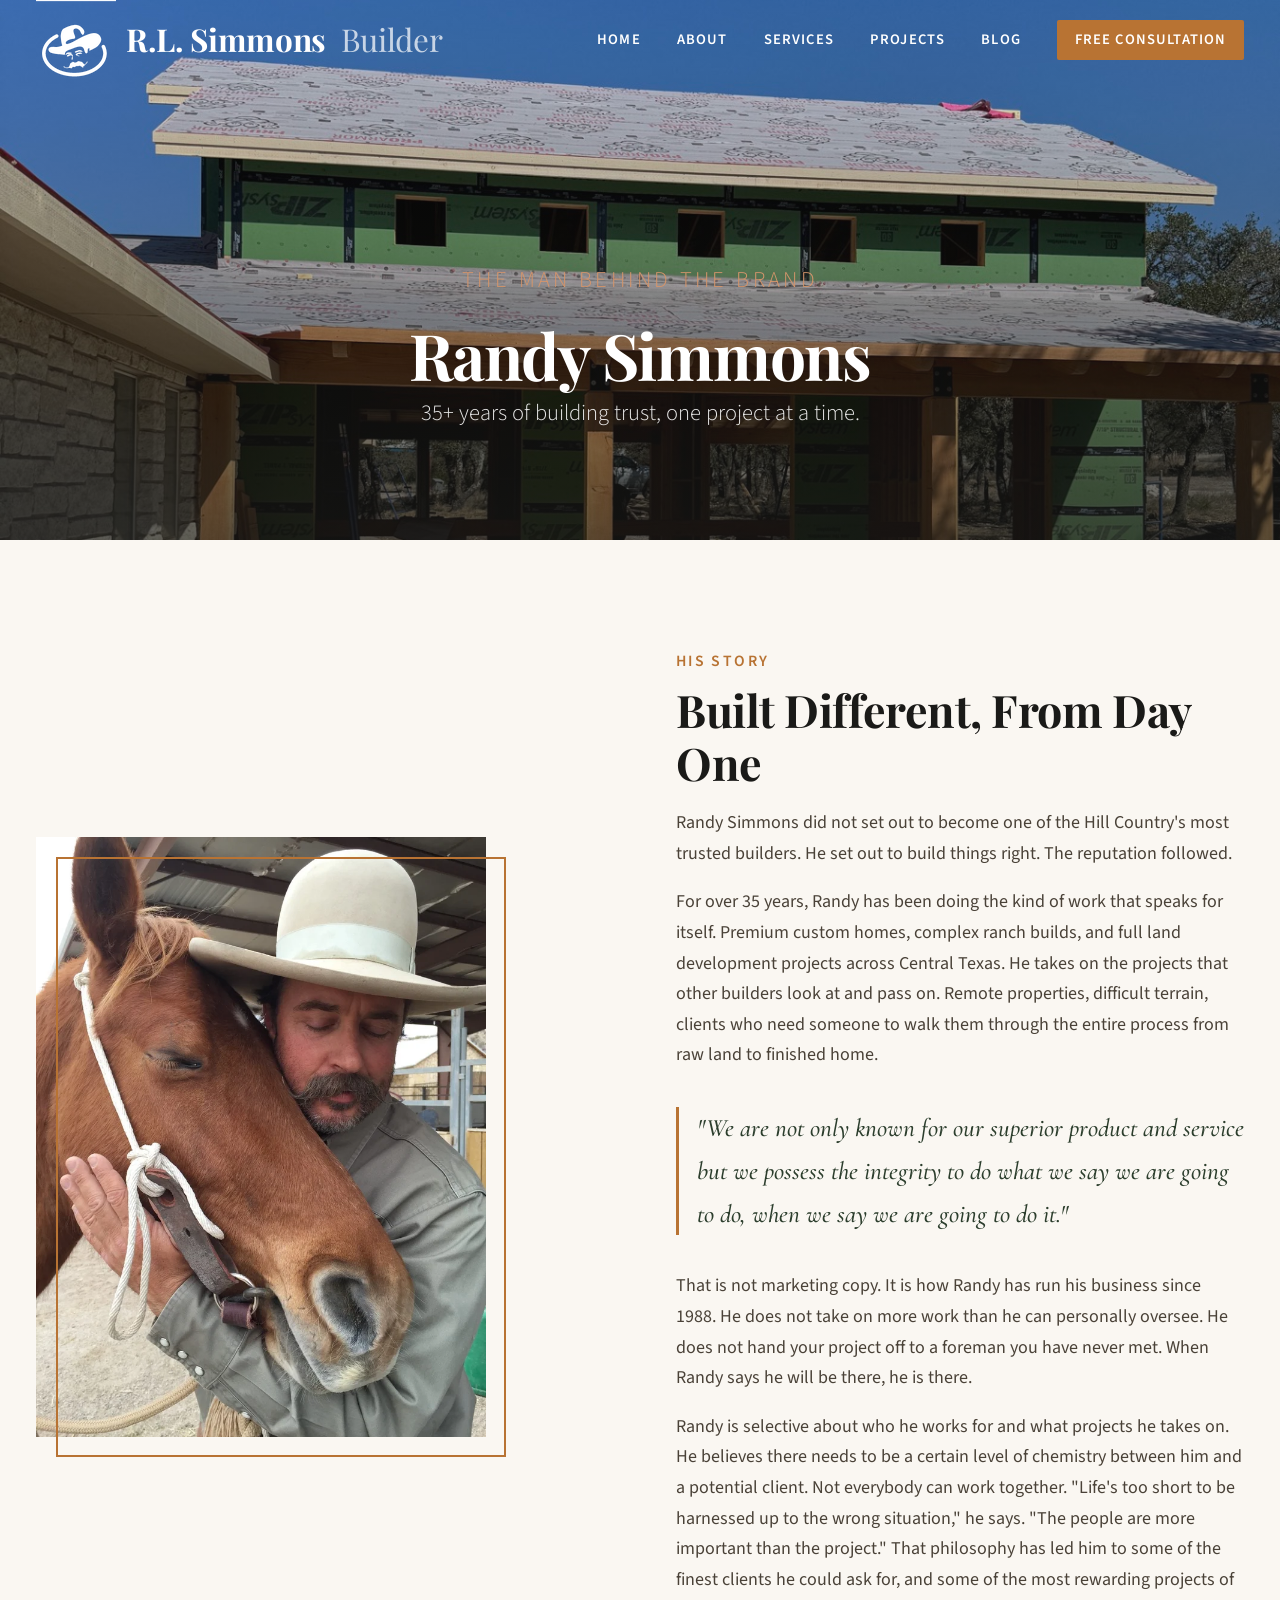
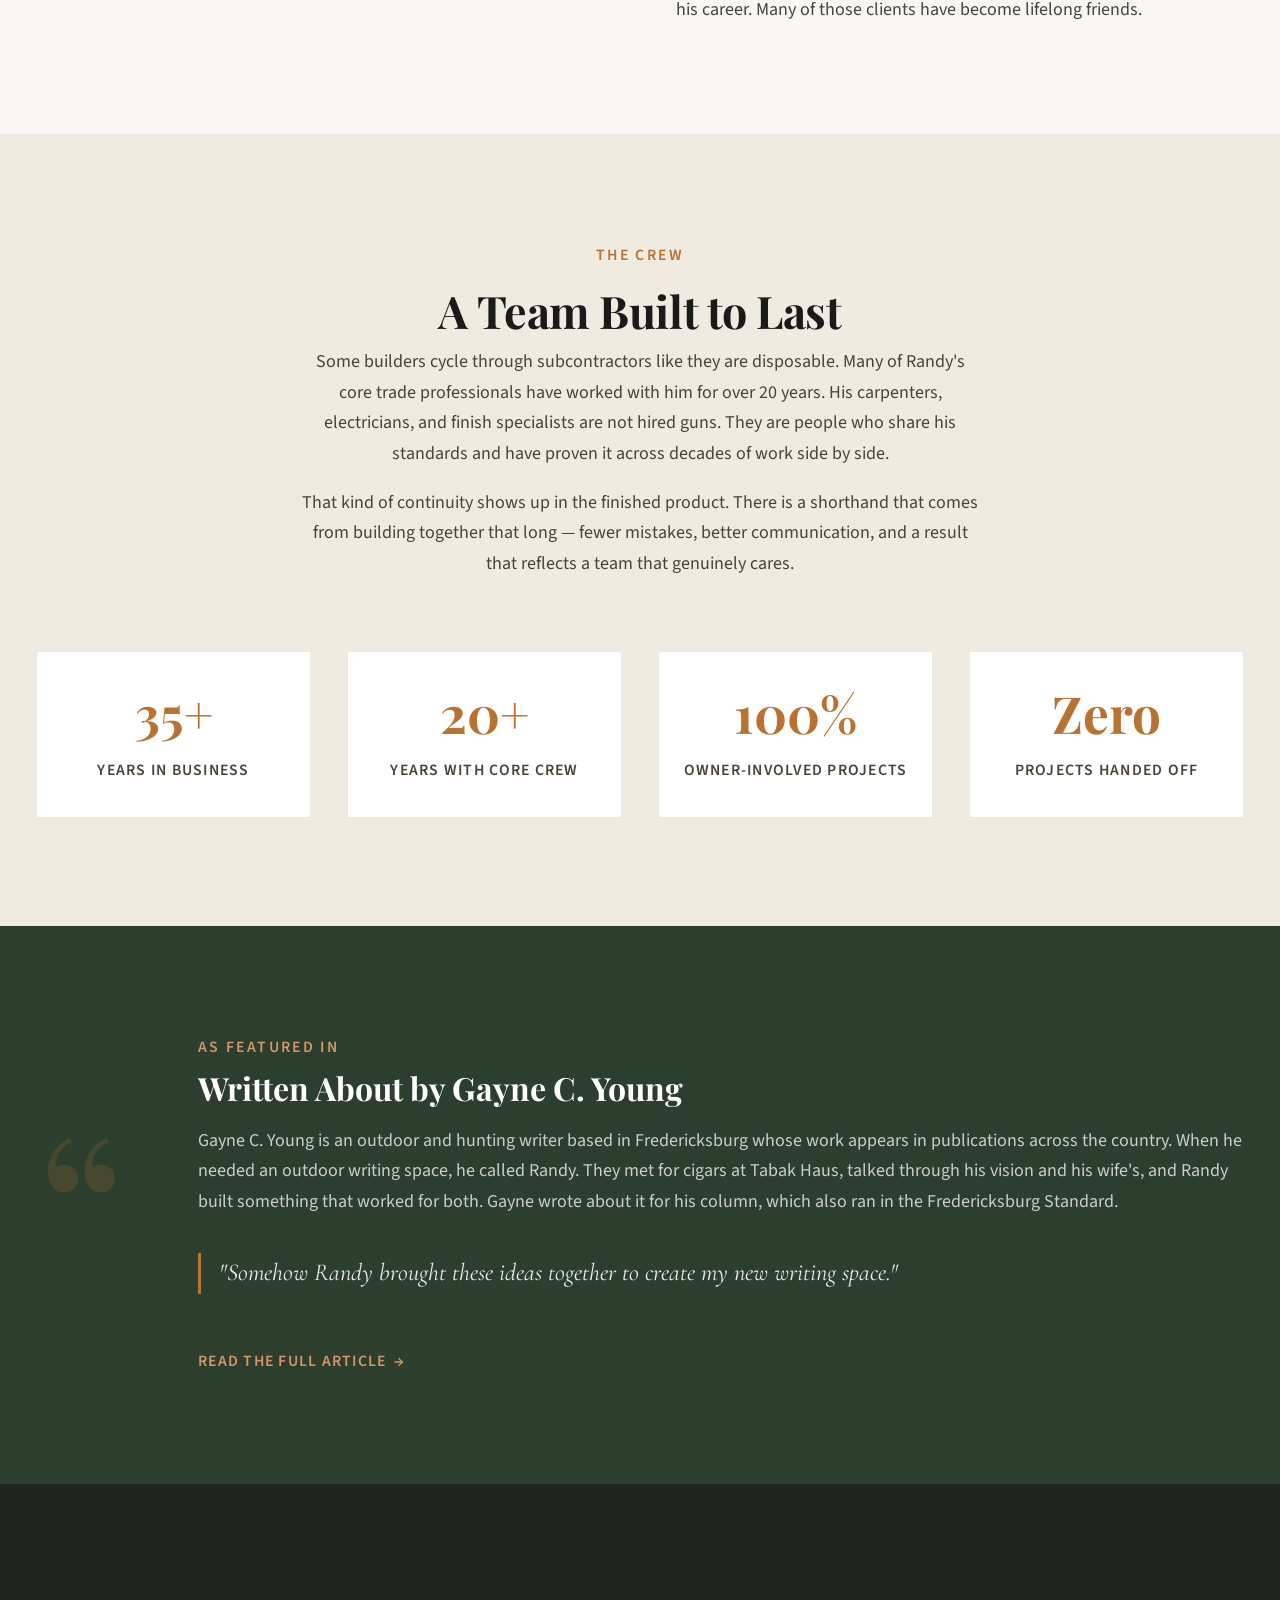
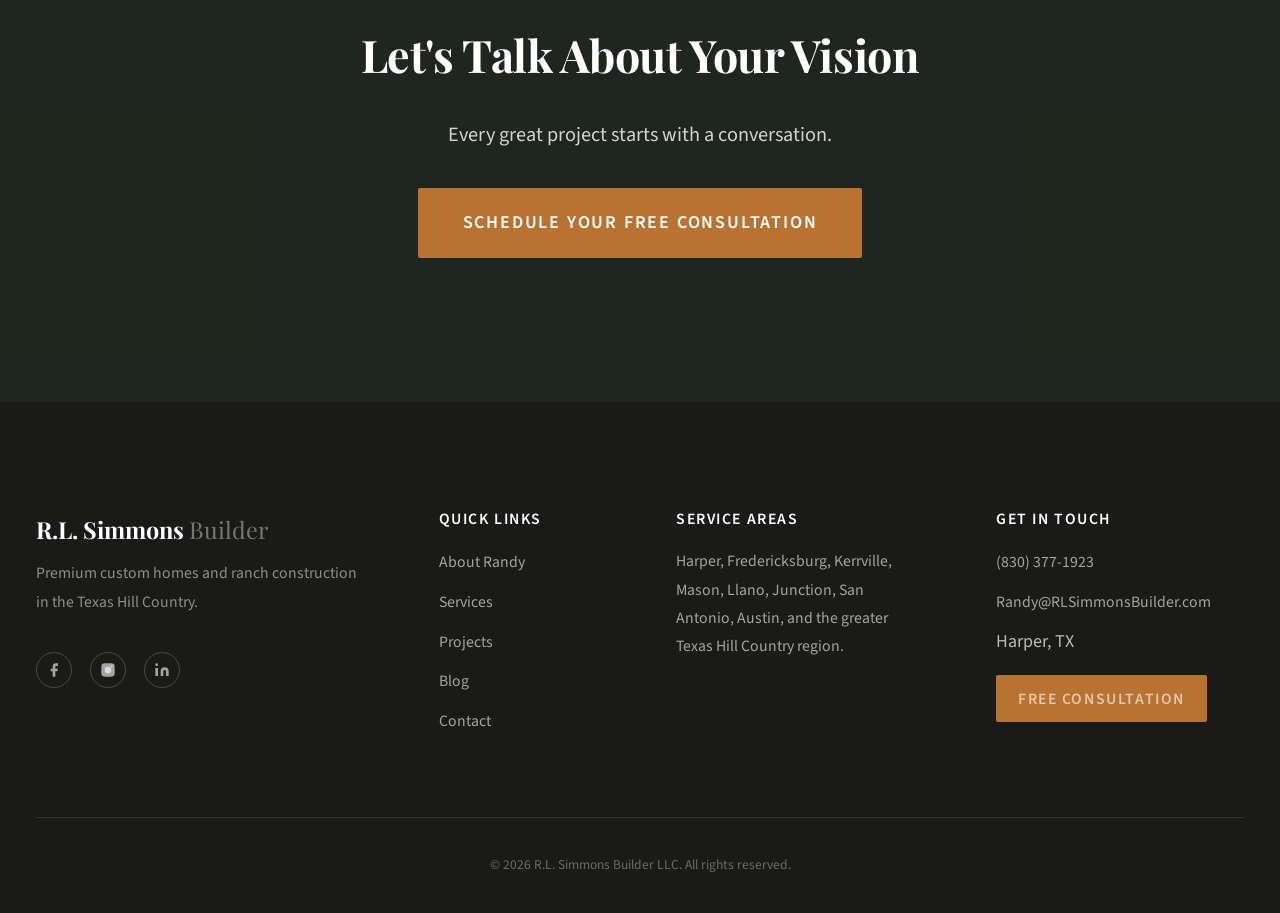
<file: about.html>
<!DOCTYPE html>
<html lang="en">
<head>
  <meta charset="UTF-8">
  <meta name="viewport" content="width=device-width, initial-scale=1.0">
  <title>About Randy | R.L. Simmons Builder</title>
  <meta name="description" content="Meet Randy Simmons. 35+ years of premium custom home building in the Texas Hill Country. A personal brand built on integrity, craftsmanship, and doing what he says he'll do.">

  <!-- SEO -->
  <link rel="canonical" href="https://www.rlsimmonsbuilder.com/about.html">
  <meta property="og:type" content="website">
  <meta property="og:site_name" content="R.L. Simmons Builder">
  <meta property="og:title" content="About Randy | R.L. Simmons Builder">
  <meta property="og:description" content="Meet Randy Simmons. 35+ years of premium custom home building in the Texas Hill Country. A personal brand built on integrity, craftsmanship, and doing what he says he'll do.">
  <meta property="og:url" content="https://www.rlsimmonsbuilder.com/about.html">
  <meta property="og:image" content="https://www.rlsimmonsbuilder.com/images/og-image.jpg">
  <meta property="og:image:width" content="1200">
  <meta property="og:image:height" content="630">
  <meta name="twitter:card" content="summary_large_image">
  <meta name="twitter:title" content="About Randy | R.L. Simmons Builder">
  <meta name="twitter:description" content="Meet Randy Simmons. 35+ years of premium custom home building in the Texas Hill Country. A personal brand built on integrity, craftsmanship, and doing what he says he'll do.">
  <meta name="twitter:image" content="https://www.rlsimmonsbuilder.com/images/og-image.jpg">

  <!-- Icons -->
  <link rel="icon" type="image/png" sizes="32x32" href="images/logo/favicon-32.png">
  <link rel="icon" type="image/png" sizes="192x192" href="images/logo/icon-192.png">
  <link rel="apple-touch-icon" href="images/logo/apple-touch-icon.png">
  <link rel="stylesheet" href="css/variables.css">
  <link rel="stylesheet" href="css/layout.css">
  <link rel="stylesheet" href="css/components.css">
  <link rel="stylesheet" href="css/animations.css">
  <link rel="stylesheet" href="css/pages/about.css">
</head>
<body>

  <a href="#main" class="skip-link">Skip to main content</a>

  <!-- HEADER -->
  <header class="site-header">
    <div class="header-inner">
      <a class="wordmark" href="index.html"><img src="images/logo/mark-icon.png" alt="" class="wordmark-icon" aria-hidden="true">R.L. Simmons<span class="wordmark-suffix">Builder</span></a>
      <nav class="main-nav" id="main-nav">
        <a href="index.html">Home</a>
        <a href="about.html">About</a>
        <a href="services.html">Services</a>
        <a href="projects.html">Projects</a>
        <a href="blog.html">Blog</a>
        <a href="contact.html" class="nav-cta">Free Consultation</a>
      </nav>
      <button class="hamburger" id="hamburger" aria-label="Menu">
        <span></span><span></span><span></span>
      </button>
    </div>
  </header>

  <!-- MAIN -->
  <main id="main">

    <!-- Hero -->
    <section class="hero hero--short hero--parallax" style="background-image: url('images/hero/about-hero.jpg'); background-color: var(--charcoal);">
      <div class="hero__overlay"></div>
      <div class="hero__content container" style="text-align: center; max-width: 100%;">
        <p class="eyebrow hero-animate hero-animate--1">The Man Behind the Brand</p>
        <h1 class="hero-animate hero-animate--2" style="font-size: clamp(2.5rem, 5vw, 4.5rem);">Randy Simmons</h1>
        <p class="hero-animate hero-animate--3">35+ years of building trust, one project at a time.</p>
      </div>
    </section>

    <!-- Randy's Story -->
    <section class="story-section">
      <div class="container">
        <div class="split">

          <div class="story-portrait reveal--left">
            <img src="images/hero/RandywithHorse.webp" alt="Randy Simmons" loading="lazy" style="width:100%;height:100%;object-fit:cover;">
          </div>

          <div class="story-text reveal--right">
            <p class="eyebrow">His Story</p>
            <h2>Built Different, From Day One</h2>
            <p>Randy Simmons did not set out to become one of the Hill Country's most trusted builders. He set out to build things right. The reputation followed.</p>
            <p>For over 35 years, Randy has been doing the kind of work that speaks for itself. Premium custom homes, complex ranch builds, and full land development projects across Central Texas. He takes on the projects that other builders look at and pass on. Remote properties, difficult terrain, clients who need someone to walk them through the entire process from raw land to finished home.</p>

            <div class="story-pull-quote">
              "We are not only known for our superior product and service but we possess the integrity to do what we say we are going to do, when we say we are going to do it."
            </div>

            <p>That is not marketing copy. It is how Randy has run his business since 1988. He does not take on more work than he can personally oversee. He does not hand your project off to a foreman you have never met. When Randy says he will be there, he is there.</p>
            <p>Randy is selective about who he works for and what projects he takes on. He believes there needs to be a certain level of chemistry between him and a potential client. Not everybody can work together. "Life's too short to be harnessed up to the wrong situation," he says. "The people are more important than the project." That philosophy has led him to some of the finest clients he could ask for, and some of the most rewarding projects of his career. Many of those clients have become lifelong friends.</p>
          </div>

        </div>
      </div>
    </section>

    <!-- Team -->
    <section class="team-section section--parchment">
      <div class="container">
        <div class="text-center reveal" style="max-width: 680px; margin: 0 auto var(--space-lg);">
          <p class="eyebrow">The Crew</p>
          <h2>A Team Built to Last</h2>
          <p>Some builders cycle through subcontractors like they are disposable. Many of Randy's core trade professionals have worked with him for over 20 years. His carpenters, electricians, and finish specialists are not hired guns. They are people who share his standards and have proven it across decades of work side by side.</p>
          <p>That kind of continuity shows up in the finished product. There is a shorthand that comes from building together that long — fewer mistakes, better communication, and a result that reflects a team that genuinely cares.</p>
        </div>
        <div class="team-stats reveal">
          <div class="team-stat">
            <div class="team-stat__number">35+</div>
            <div class="team-stat__label">Years in Business</div>
          </div>
          <div class="team-stat">
            <div class="team-stat__number">20+</div>
            <div class="team-stat__label">Years with Core Crew</div>
          </div>
          <div class="team-stat">
            <div class="team-stat__number">100%</div>
            <div class="team-stat__label">Owner-Involved Projects</div>
          </div>
          <div class="team-stat">
            <div class="team-stat__number">Zero</div>
            <div class="team-stat__label">Projects Handed Off</div>
          </div>
        </div>
      </div>
    </section>

    <!-- Featured Article -->
    <section class="article-feature section--moss">
      <div class="container">
        <div class="article-card reveal">
          <div class="article-card__quote-mark">&ldquo;</div>
          <div class="article-card__content">
            <p class="eyebrow">As Featured In</p>
            <h3>Written About by Gayne C. Young</h3>
            <p>Gayne C. Young is an outdoor and hunting writer based in Fredericksburg whose work appears in publications across the country. When he needed an outdoor writing space, he called Randy. They met for cigars at Tabak Haus, talked through his vision and his wife's, and Randy built something that worked for both. Gayne wrote about it for his column, which also ran in the Fredericksburg Standard.</p>
            <blockquote style="font-family: var(--font-accent); font-style: italic; font-size: clamp(1.1rem, 2vw, 1.35rem); color: rgba(255,255,255,0.9); border-left: 3px solid var(--copper); padding-left: var(--space-sm); margin: var(--space-md) 0; line-height: 1.65;">"Somehow Randy brought these ideas together to create my new writing space."</blockquote>
            <a href="https://gaynecyoung.com/blog/where-i-write" target="_blank" rel="noopener" class="link-arrow link-arrow--white" style="margin-top: var(--space-sm);">Read the Full Article</a>
          </div>
        </div>
      </div>
    </section>

    <!-- CTA -->
    <section class="parallax-section" style="background-image: url('images/hero/about-cta.jpg'); background-color: var(--deep-moss);">
      <div class="parallax-section__overlay"></div>
      <div class="parallax-section__content container reveal">
        <h2>Let's Talk About Your Vision</h2>
        <p style="color: rgba(255,255,255,0.8); margin-bottom: var(--space-md); font-size: var(--text-lg);">Every great project starts with a conversation.</p>
        <a href="contact.html" class="btn btn--primary btn--lg">Schedule Your Free Consultation</a>
      </div>
    </section>

  </main>

  <!-- FOOTER -->
  <footer class="site-footer">
    <div class="container">
      <div class="footer-grid">
        <div class="footer-col">
          <div class="footer-wordmark">R.L. Simmons <span>Builder</span></div>
          <p class="footer-tagline">Premium custom homes and ranch construction in the Texas Hill Country.</p>
          <div class="social-links">
            <a href="https://www.facebook.com/rlsimmonsbuilder" aria-label="Facebook" target="_blank" rel="noopener"><svg viewBox="0 0 24 24"><path d="M18 2h-3a5 5 0 00-5 5v3H7v4h3v8h4v-8h3l1-4h-4V7a1 1 0 011-1h3z"/></svg></a>
            <a href="https://www.instagram.com/rlsimmonsbuilderllc/" aria-label="Instagram" target="_blank" rel="noopener"><svg viewBox="0 0 24 24"><rect x="2" y="2" width="20" height="20" rx="5"/><circle cx="12" cy="12" r="5"/><circle cx="17.5" cy="6.5" r="1.5"/></svg></a>
            <a href="https://www.linkedin.com/in/randy-simmons-1794702b/" aria-label="LinkedIn" target="_blank" rel="noopener"><svg viewBox="0 0 24 24"><path d="M16 8a6 6 0 016 6v7h-4v-7a2 2 0 00-4 0v7h-4v-7a6 6 0 016-6zM2 9h4v12H2zM4 2a2 2 0 110 4 2 2 0 010-4z"/></svg></a>
            
          </div>
        </div>
        <div class="footer-col">
          <h4>Quick Links</h4>
          <ul>
            <li><a href="about.html">About Randy</a></li>
            <li><a href="services.html">Services</a></li>
            <li><a href="projects.html">Projects</a></li>
            <li><a href="blog.html">Blog</a></li>
            <li><a href="contact.html">Contact</a></li>
          </ul>
        </div>
        <div class="footer-col">
          <h4>Service Areas</h4>
          <p>Harper, Fredericksburg, Kerrville, Mason, Llano, Junction, San Antonio, Austin, and the greater Texas Hill Country region.</p>
        </div>
        <div class="footer-col">
          <h4>Get in Touch</h4>
          <ul>
            <li><a href="tel:8303771923">(830) 377-1923</a></li>
            <li><a href="mailto:Randy@RLSimmonsBuilder.com">Randy@RLSimmonsBuilder.com</a></li>
            <li>Harper, TX</li>
          </ul>
          <div style="margin-top: var(--space-sm);"><a href="contact.html" class="btn btn--primary btn--sm">Free Consultation</a></div>
        </div>
      </div>
      <div class="footer-bottom">
        <p>&copy; 2026 R.L. Simmons Builder LLC. All rights reserved.</p>
      </div>
    </div>
  </footer>

  <script src="js/main.js"></script>
</body>
</html>
</file>
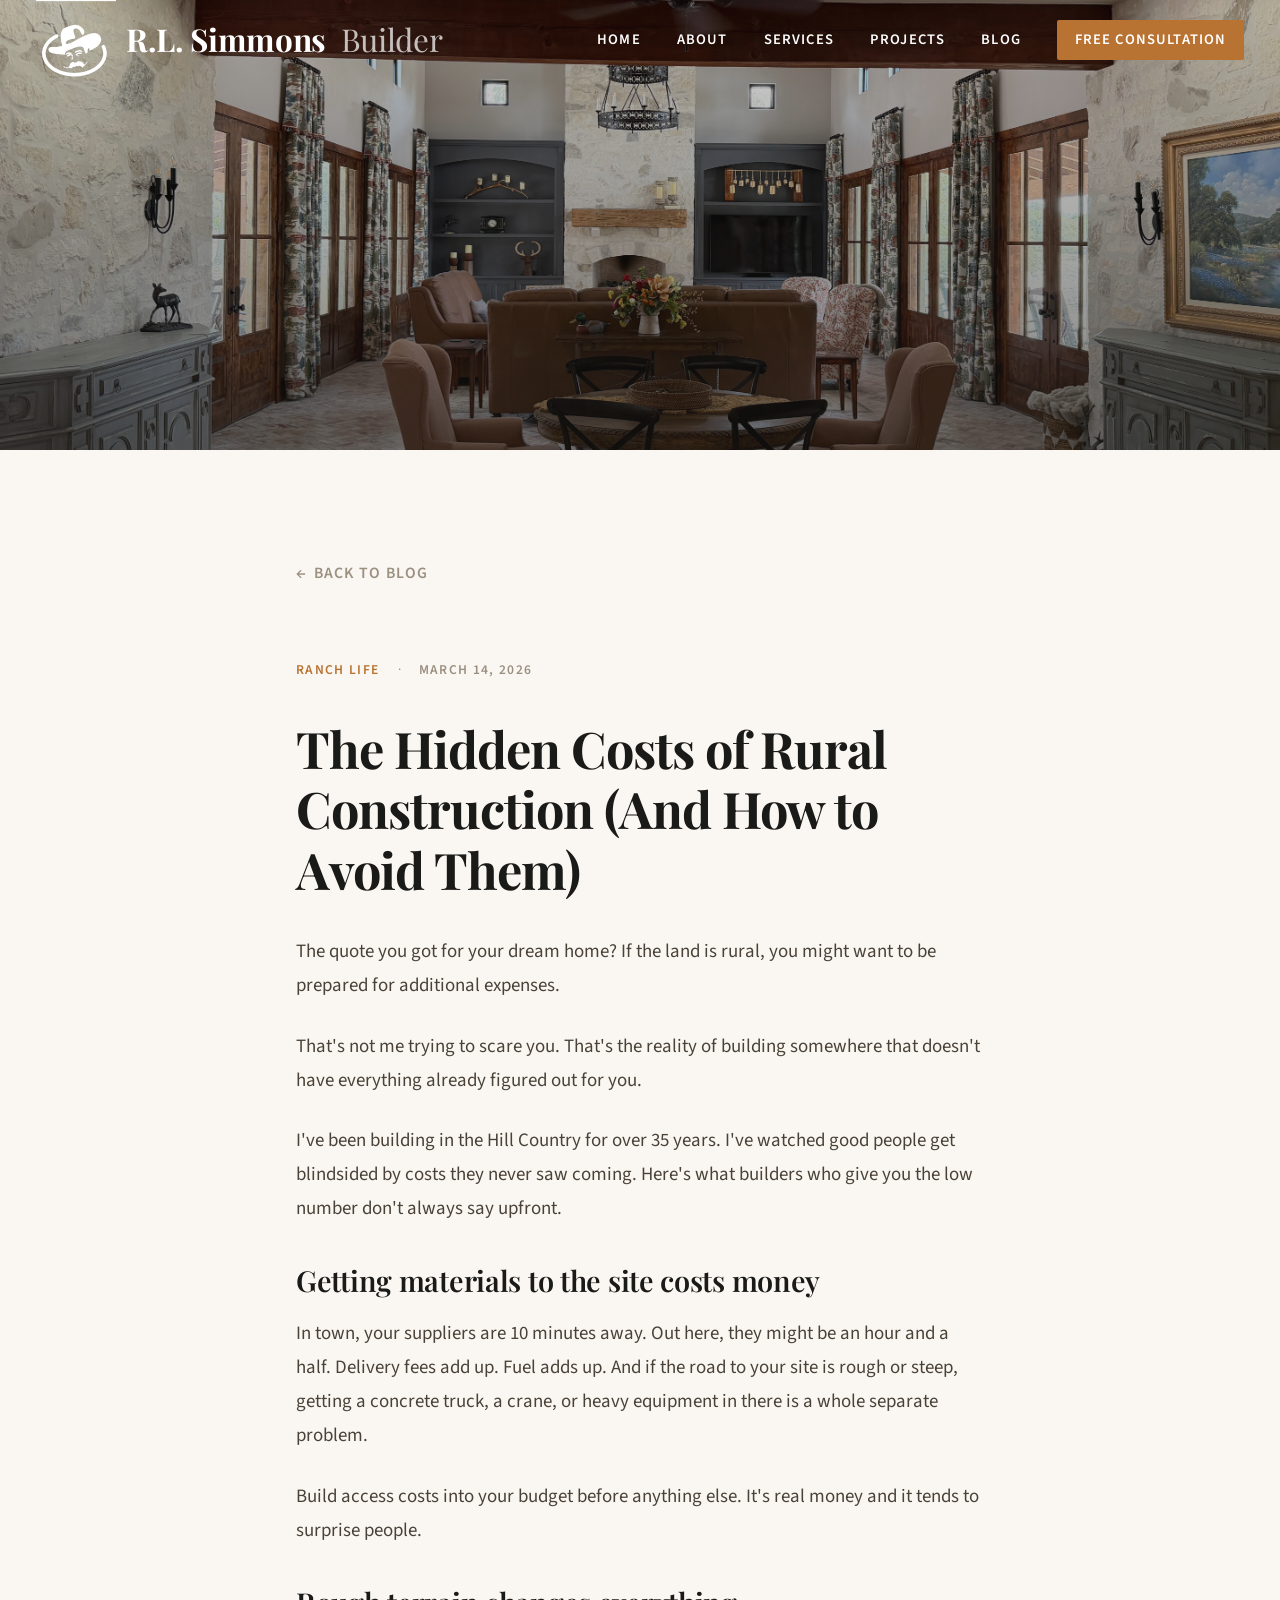
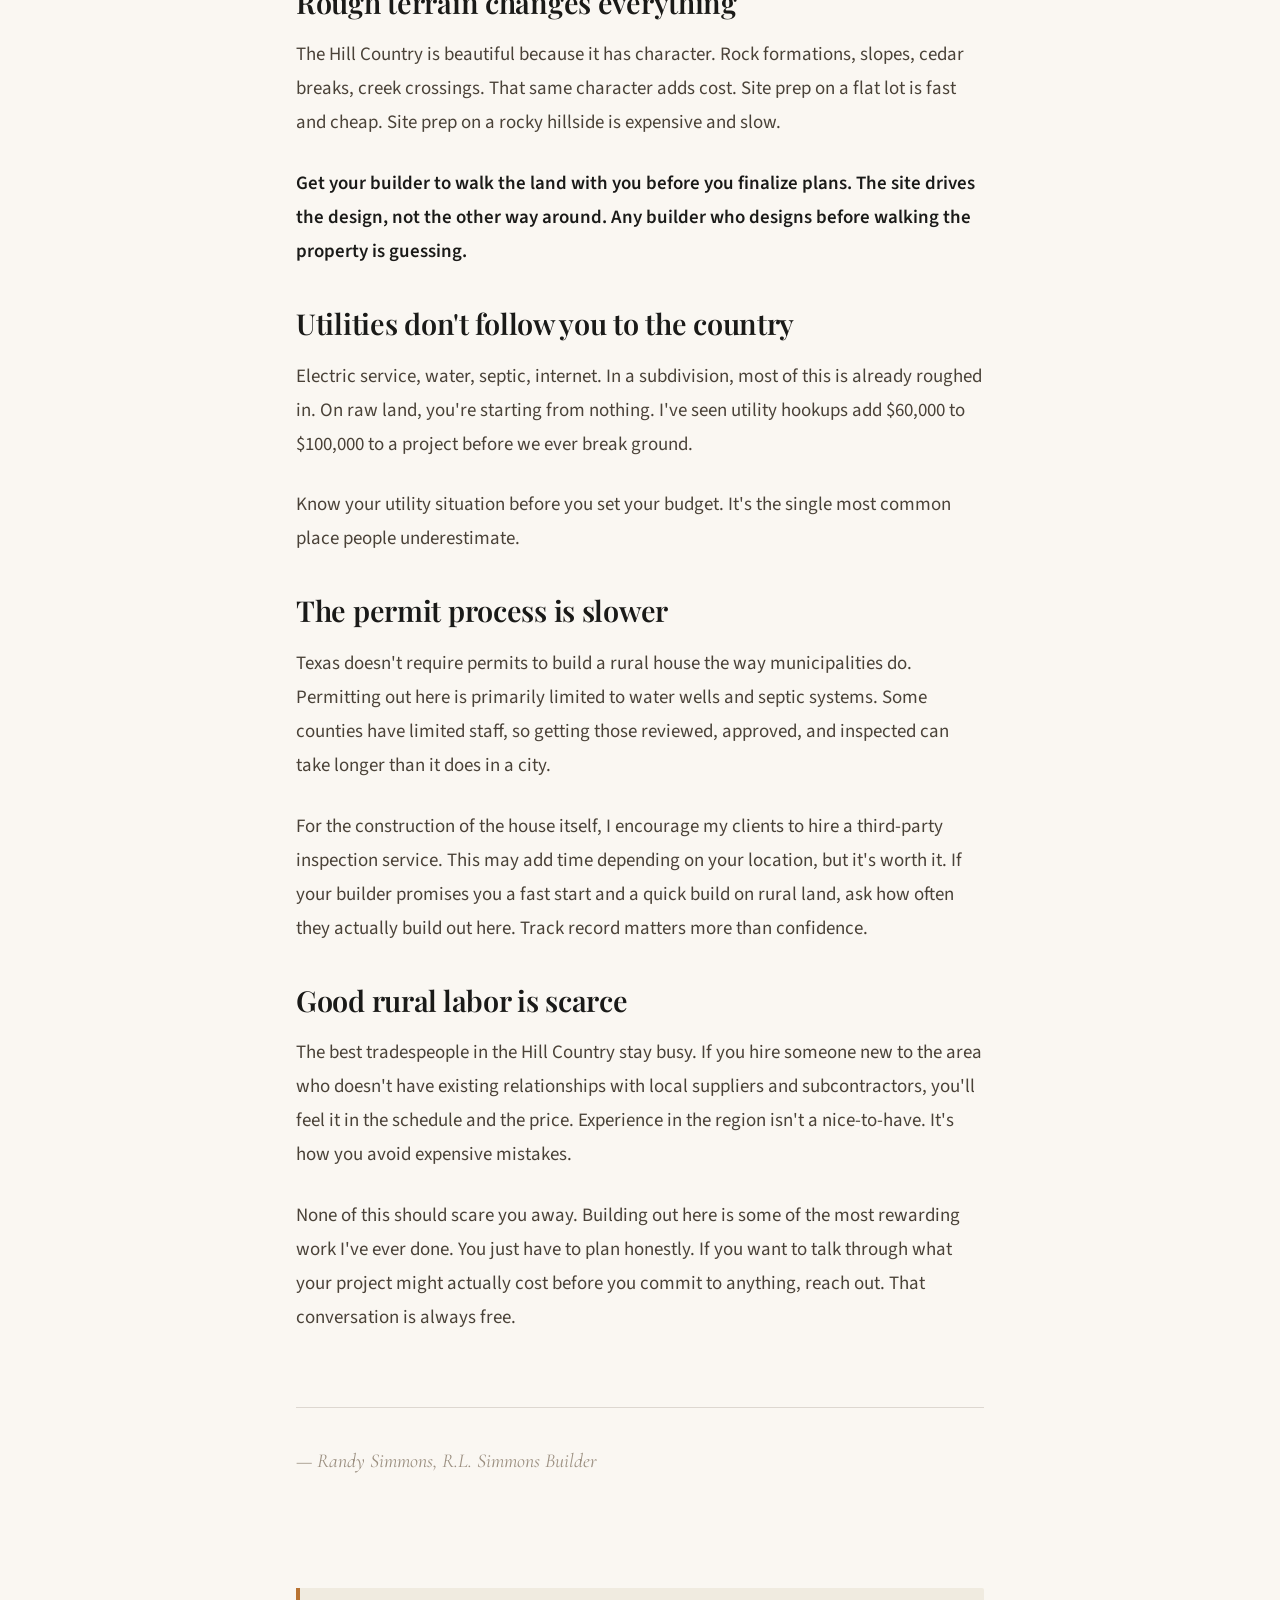
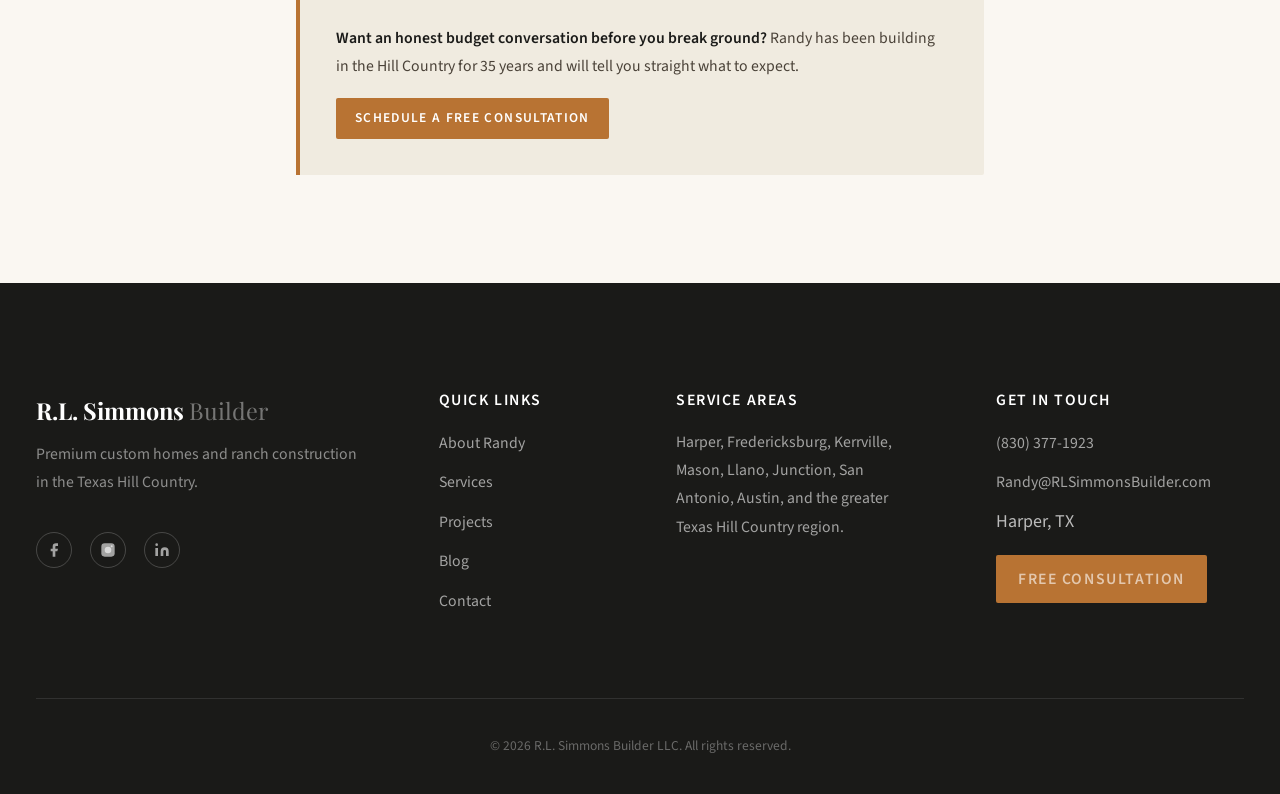
<file: blog-hidden-costs.html>
<!DOCTYPE html>
<html lang="en">
<head>
  <meta charset="UTF-8">
  <meta name="viewport" content="width=device-width, initial-scale=1.0">
  <title>The Hidden Costs of Rural Construction | R.L. Simmons Builder</title>
  <meta name="description" content="That quote you got for building in town? Rural adds complexity most people don't anticipate. Randy Simmons breaks down what to plan for.">

  <!-- SEO -->
  <link rel="canonical" href="https://www.rlsimmonsbuilder.com/blog-hidden-costs.html">
  <meta property="og:type" content="article">
  <meta property="og:site_name" content="R.L. Simmons Builder">
  <meta property="og:title" content="The Hidden Costs of Rural Construction | R.L. Simmons Builder">
  <meta property="og:description" content="That quote you got for building in town? Rural adds complexity most people don't anticipate. Randy Simmons breaks down what to plan for.">
  <meta property="og:url" content="https://www.rlsimmonsbuilder.com/blog-hidden-costs.html">
  <meta property="og:image" content="https://www.rlsimmonsbuilder.com/images/og-image.jpg">
  <meta property="og:image:width" content="1200">
  <meta property="og:image:height" content="630">
  <meta name="twitter:card" content="summary_large_image">
  <meta name="twitter:title" content="The Hidden Costs of Rural Construction | R.L. Simmons Builder">
  <meta name="twitter:description" content="That quote you got for building in town? Rural adds complexity most people don't anticipate. Randy Simmons breaks down what to plan for.">
  <meta name="twitter:image" content="https://www.rlsimmonsbuilder.com/images/og-image.jpg">

  <!-- Icons -->
  <link rel="icon" type="image/png" sizes="32x32" href="images/logo/favicon-32.png">
  <link rel="icon" type="image/png" sizes="192x192" href="images/logo/icon-192.png">
  <link rel="apple-touch-icon" href="images/logo/apple-touch-icon.png">

  <script type="application/ld+json">
  {
    "@context": "https://schema.org",
    "@type": "BlogPosting",
    "headline": "The Hidden Costs of Rural Construction",
    "description": "That quote you got for building in town? Rural adds complexity most people don't anticipate. Randy Simmons breaks down what to plan for.",
    "url": "https://www.rlsimmonsbuilder.com/blog-hidden-costs.html",
    "image": "https://www.rlsimmonsbuilder.com/images/og-image.jpg",
    "datePublished": "2026-08-13",
    "author": {
      "@type": "Person",
      "name": "Randy Simmons"
    },
    "publisher": {
      "@type": "Organization",
      "name": "R.L. Simmons Builder",
      "logo": {
        "@type": "ImageObject",
        "url": "https://www.rlsimmonsbuilder.com/images/logo/icon-512.png"
      }
    },
    "mainEntityOfPage": "https://www.rlsimmonsbuilder.com/blog-hidden-costs.html"
  }
  </script>
  <link rel="stylesheet" href="css/variables.css">
  <link rel="stylesheet" href="css/layout.css">
  <link rel="stylesheet" href="css/components.css">
  <link rel="stylesheet" href="css/animations.css">
  <link rel="stylesheet" href="css/pages/blog-article.css">
</head>
<body>

  <a href="#main" class="skip-link">Skip to main content</a>

  <header class="site-header">
    <div class="header-inner">
      <a class="wordmark" href="index.html"><img src="images/logo/mark-icon.png" alt="" class="wordmark-icon" aria-hidden="true">R.L. Simmons<span class="wordmark-suffix">Builder</span></a>
      <nav class="main-nav" id="main-nav">
        <a href="index.html">Home</a>
        <a href="about.html">About</a>
        <a href="services.html">Services</a>
        <a href="projects.html">Projects</a>
        <a href="blog.html">Blog</a>
        <a href="contact.html" class="nav-cta">Free Consultation</a>
      </nav>
      <button class="hamburger" id="hamburger" aria-label="Menu">
        <span></span><span></span><span></span>
      </button>
    </div>
  </header>

  <main id="main">

    <div class="article-hero">
      <img src="images/projects/harper-ranch-conversion/IMG_0503.jpeg" alt="Rural construction in progress" loading="eager">
      <div class="article-hero__overlay"></div>
    </div>

    <div class="article-wrap">

      <a href="blog.html" class="article-back">Back to Blog</a>

      <div class="article-meta">
        <span class="article-meta__category">Ranch Life</span>
        <span class="article-meta__sep">&middot;</span>
        <span class="article-meta__date">March 14, 2026</span>
      </div>

      <h1 class="article-title">The Hidden Costs of Rural Construction (And How to Avoid Them)</h1>

      <div class="article-body">

        <p>The quote you got for your dream home? If the land is rural, you might want to be prepared for additional expenses.</p>

        <p>That's not me trying to scare you. That's the reality of building somewhere that doesn't have everything already figured out for you.</p>

        <p>I've been building in the Hill Country for over 35 years. I've watched good people get blindsided by costs they never saw coming. Here's what builders who give you the low number don't always say upfront.</p>

        <h2>Getting materials to the site costs money</h2>

        <p>In town, your suppliers are 10 minutes away. Out here, they might be an hour and a half. Delivery fees add up. Fuel adds up. And if the road to your site is rough or steep, getting a concrete truck, a crane, or heavy equipment in there is a whole separate problem.</p>

        <p>Build access costs into your budget before anything else. It's real money and it tends to surprise people.</p>

        <h2>Rough terrain changes everything</h2>

        <p>The Hill Country is beautiful because it has character. Rock formations, slopes, cedar breaks, creek crossings. That same character adds cost. Site prep on a flat lot is fast and cheap. Site prep on a rocky hillside is expensive and slow.</p>

        <p><strong>Get your builder to walk the land with you before you finalize plans. The site drives the design, not the other way around. Any builder who designs before walking the property is guessing.</strong></p>

        <h2>Utilities don't follow you to the country</h2>

        <p>Electric service, water, septic, internet. In a subdivision, most of this is already roughed in. On raw land, you're starting from nothing. I've seen utility hookups add $60,000 to $100,000 to a project before we ever break ground.</p>

        <p>Know your utility situation before you set your budget. It's the single most common place people underestimate.</p>

        <h2>The permit process is slower</h2>

        <p>Texas doesn't require permits to build a rural house the way municipalities do. Permitting out here is primarily limited to water wells and septic systems. Some counties have limited staff, so getting those reviewed, approved, and inspected can take longer than it does in a city.</p>

        <p>For the construction of the house itself, I encourage my clients to hire a third-party inspection service. This may add time depending on your location, but it's worth it. If your builder promises you a fast start and a quick build on rural land, ask how often they actually build out here. Track record matters more than confidence.</p>

        <h2>Good rural labor is scarce</h2>

        <p>The best tradespeople in the Hill Country stay busy. If you hire someone new to the area who doesn't have existing relationships with local suppliers and subcontractors, you'll feel it in the schedule and the price. Experience in the region isn't a nice-to-have. It's how you avoid expensive mistakes.</p>

        <p>None of this should scare you away. Building out here is some of the most rewarding work I've ever done. You just have to plan honestly. If you want to talk through what your project might actually cost before you commit to anything, reach out. That conversation is always free.</p>

        <div class="article-signoff">— Randy Simmons, R.L. Simmons Builder</div>

        <div class="article-cta">
          <p><strong>Want an honest budget conversation before you break ground?</strong> Randy has been building in the Hill Country for 35 years and will tell you straight what to expect.</p>
          <a href="contact.html" class="btn btn--primary btn--sm">Schedule a Free Consultation</a>
        </div>

      </div>
    </div>

  </main>

  <footer class="site-footer">
    <div class="container">
      <div class="footer-grid">
        <div class="footer-col">
          <div class="footer-wordmark">R.L. Simmons <span>Builder</span></div>
          <p class="footer-tagline">Premium custom homes and ranch construction in the Texas Hill Country.</p>
          <div class="social-links">
            <a href="https://www.facebook.com/rlsimmonsbuilder" aria-label="Facebook" target="_blank" rel="noopener"><svg viewBox="0 0 24 24"><path d="M18 2h-3a5 5 0 00-5 5v3H7v4h3v8h4v-8h3l1-4h-4V7a1 1 0 011-1h3z"/></svg></a>
            <a href="https://www.instagram.com/rlsimmonsbuilderllc/" aria-label="Instagram" target="_blank" rel="noopener"><svg viewBox="0 0 24 24"><rect x="2" y="2" width="20" height="20" rx="5"/><circle cx="12" cy="12" r="5"/><circle cx="17.5" cy="6.5" r="1.5"/></svg></a>
            <a href="https://www.linkedin.com/in/randy-simmons-1794702b/" aria-label="LinkedIn" target="_blank" rel="noopener"><svg viewBox="0 0 24 24"><path d="M16 8a6 6 0 016 6v7h-4v-7a2 2 0 00-4 0v7h-4v-7a6 6 0 016-6zM2 9h4v12H2zM4 2a2 2 0 110 4 2 2 0 010-4z"/></svg></a>
            
          </div>
        </div>
        <div class="footer-col">
          <h4>Quick Links</h4>
          <ul>
            <li><a href="about.html">About Randy</a></li>
            <li><a href="services.html">Services</a></li>
            <li><a href="projects.html">Projects</a></li>
            <li><a href="blog.html">Blog</a></li>
            <li><a href="contact.html">Contact</a></li>
          </ul>
        </div>
        <div class="footer-col">
          <h4>Service Areas</h4>
          <p>Harper, Fredericksburg, Kerrville, Mason, Llano, Junction, San Antonio, Austin, and the greater Texas Hill Country region.</p>
        </div>
        <div class="footer-col">
          <h4>Get in Touch</h4>
          <ul>
            <li><a href="tel:8303771923">(830) 377-1923</a></li>
            <li><a href="mailto:Randy@RLSimmonsBuilder.com">Randy@RLSimmonsBuilder.com</a></li>
            <li>Harper, TX</li>
          </ul>
          <div style="margin-top: var(--space-sm);"><a href="contact.html" class="btn btn--primary btn--sm">Free Consultation</a></div>
        </div>
      </div>
      <div class="footer-bottom">
        <p>&copy; 2026 R.L. Simmons Builder LLC. All rights reserved.</p>
      </div>
    </div>
  </footer>

  <script src="js/main.js"></script>
</body>
</html>
</file>
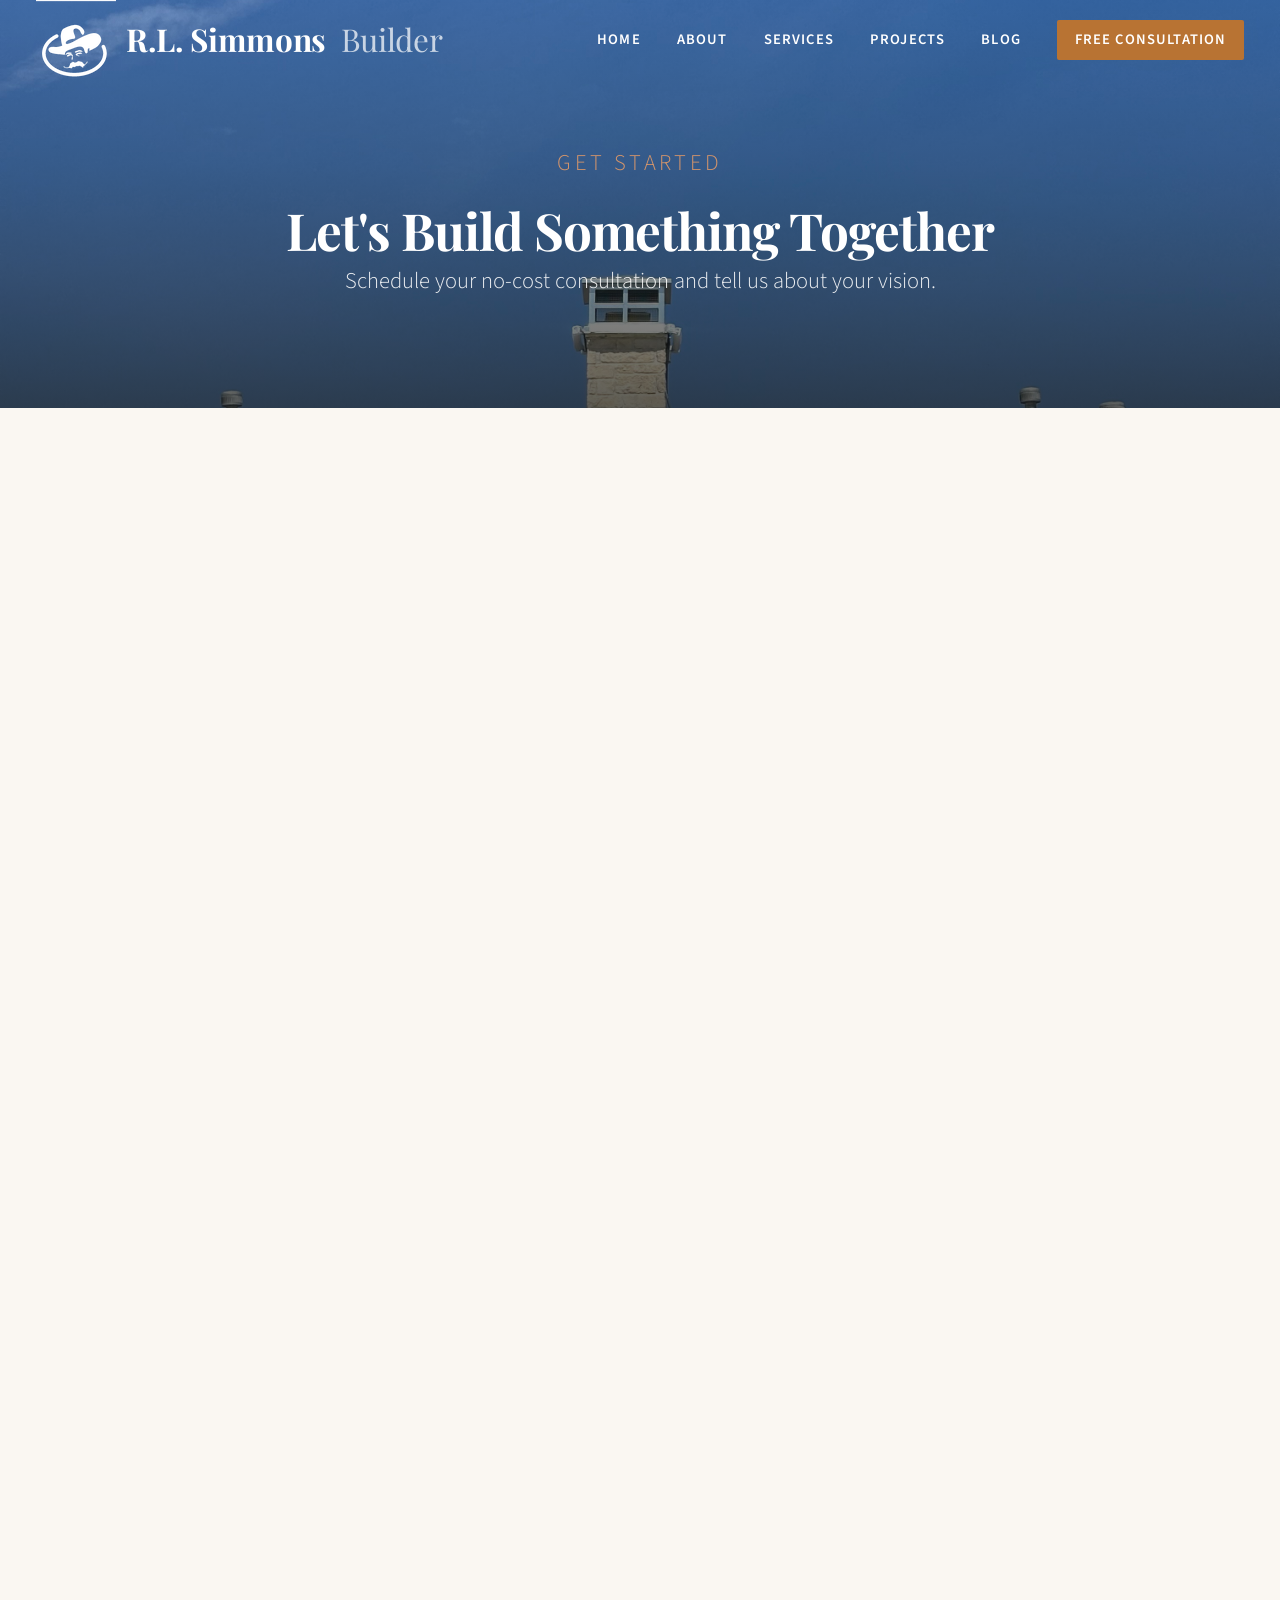
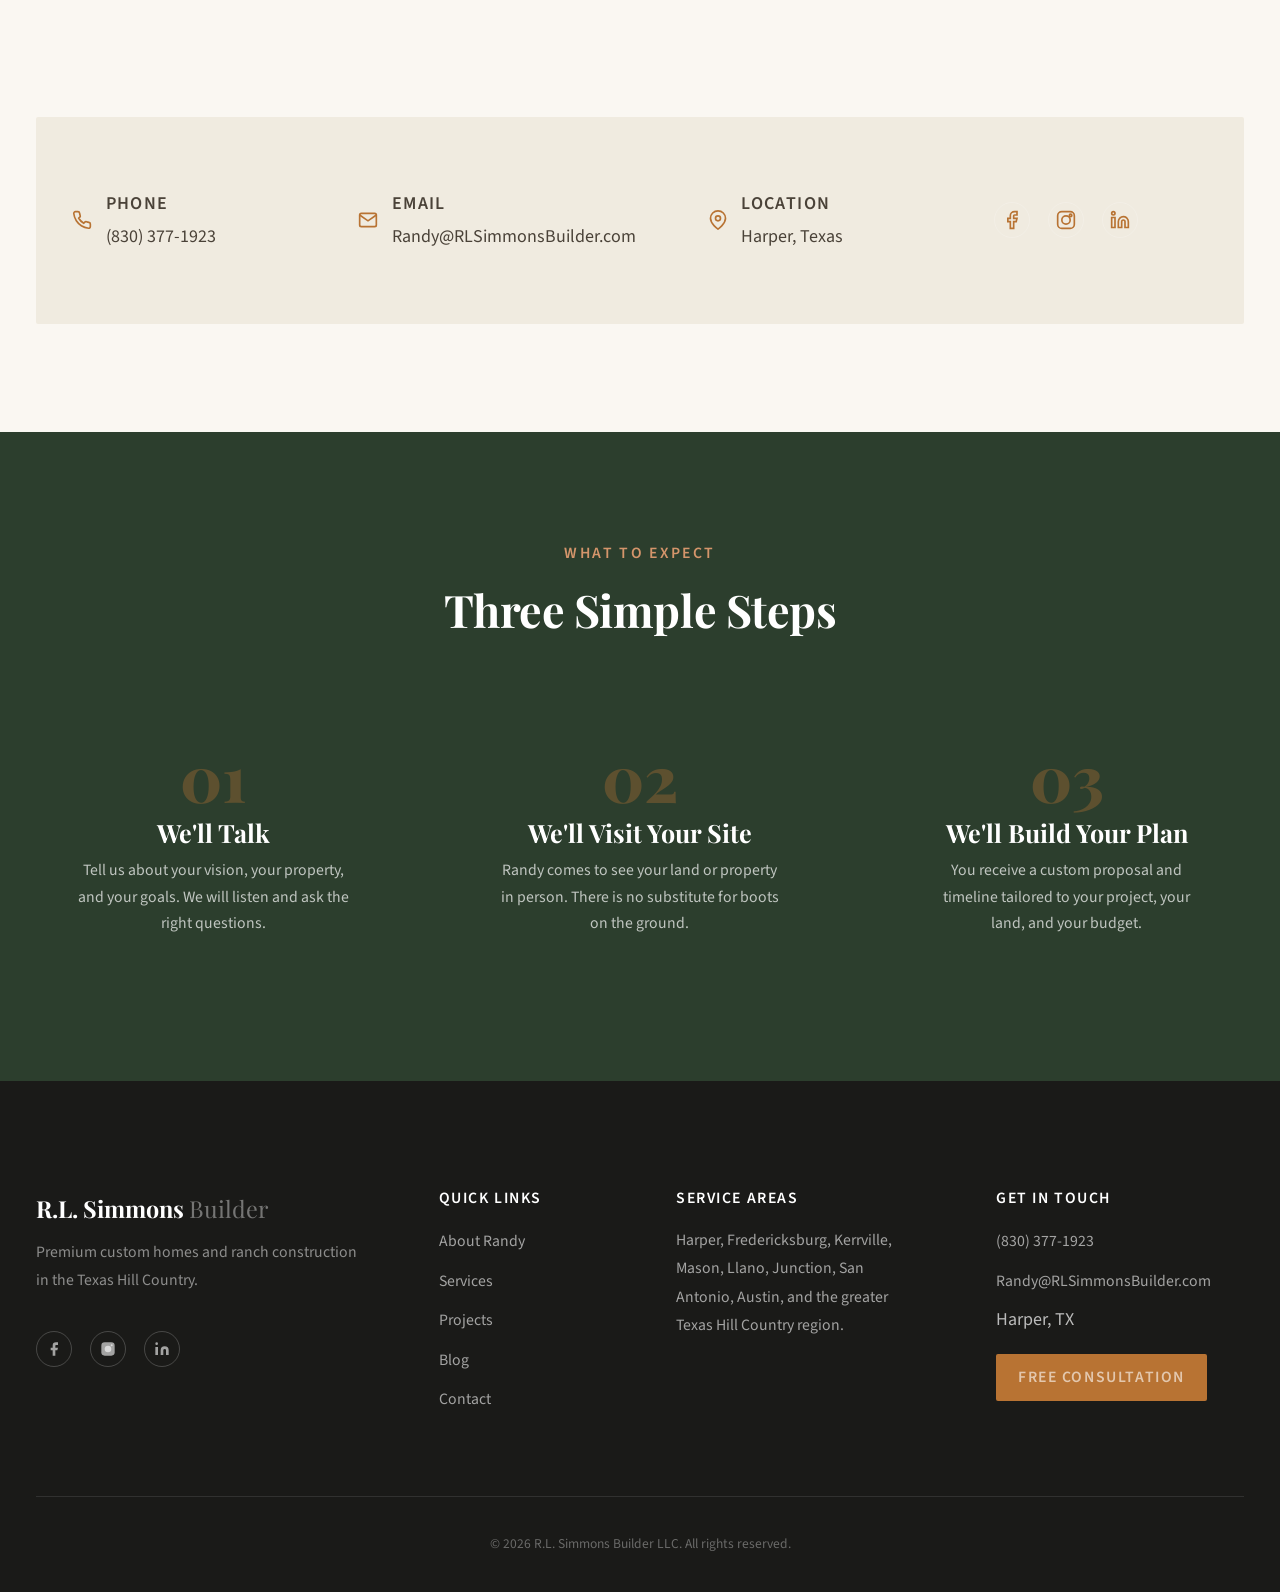
<file: contact.html>
<!DOCTYPE html>
<html lang="en">
<head>
  <meta charset="UTF-8">
  <meta name="viewport" content="width=device-width, initial-scale=1.0">
  <title>Contact | R.L. Simmons Builder</title>
  <meta name="description" content="Schedule your no-cost consultation with R.L. Simmons Builder. Tell us about your custom home, remodel, or ranch construction project in the Texas Hill Country.">

  <!-- SEO -->
  <link rel="canonical" href="https://www.rlsimmonsbuilder.com/contact.html">
  <meta property="og:type" content="website">
  <meta property="og:site_name" content="R.L. Simmons Builder">
  <meta property="og:title" content="Contact | R.L. Simmons Builder">
  <meta property="og:description" content="Schedule your no-cost consultation with R.L. Simmons Builder. Tell us about your custom home, remodel, or ranch construction project in the Texas Hill Country.">
  <meta property="og:url" content="https://www.rlsimmonsbuilder.com/contact.html">
  <meta property="og:image" content="https://www.rlsimmonsbuilder.com/images/og-image.jpg">
  <meta property="og:image:width" content="1200">
  <meta property="og:image:height" content="630">
  <meta name="twitter:card" content="summary_large_image">
  <meta name="twitter:title" content="Contact | R.L. Simmons Builder">
  <meta name="twitter:description" content="Schedule your no-cost consultation with R.L. Simmons Builder. Tell us about your custom home, remodel, or ranch construction project in the Texas Hill Country.">
  <meta name="twitter:image" content="https://www.rlsimmonsbuilder.com/images/og-image.jpg">

  <!-- Icons -->
  <link rel="icon" type="image/png" sizes="32x32" href="images/logo/favicon-32.png">
  <link rel="icon" type="image/png" sizes="192x192" href="images/logo/icon-192.png">
  <link rel="apple-touch-icon" href="images/logo/apple-touch-icon.png">
  <link rel="stylesheet" href="css/variables.css">
  <link rel="stylesheet" href="css/layout.css">
  <link rel="stylesheet" href="css/components.css">
  <link rel="stylesheet" href="css/animations.css">
  <link rel="stylesheet" href="css/pages/contact.css">
</head>
<body>

  <a href="#main" class="skip-link">Skip to main content</a>

  <!-- HEADER -->
  <header class="site-header">
    <div class="header-inner">
      <a class="wordmark" href="index.html"><img src="images/logo/mark-icon.png" alt="" class="wordmark-icon" aria-hidden="true">R.L. Simmons<span class="wordmark-suffix">Builder</span></a>
      <nav class="main-nav" id="main-nav">
        <a href="index.html">Home</a>
        <a href="about.html">About</a>
        <a href="services.html">Services</a>
        <a href="projects.html">Projects</a>
        <a href="blog.html">Blog</a>
        <a href="contact.html" class="nav-cta">Free Consultation</a>
      </nav>
      <button class="hamburger" id="hamburger" aria-label="Menu">
        <span></span><span></span><span></span>
      </button>
    </div>
  </header>

  <!-- MAIN -->
  <main id="main">

    <!-- Hero -->
    <section class="hero hero--shortest hero--parallax" style="background-image: url('images/hero/contact-hero-v2.jpg'); background-color: var(--deep-moss);">
      <div class="hero__overlay"></div>
      <div class="hero__content container" style="text-align: center; max-width: 100%;">
        <p class="eyebrow hero-animate hero-animate--1">Get Started</p>
        <h1 class="hero-animate hero-animate--2" style="font-size: clamp(2rem, 4vw, 3.5rem);">Let's Build Something Together</h1>
        <p class="hero-animate hero-animate--3">Schedule your no-cost consultation and tell us about your vision.</p>
      </div>
    </section>

    <!-- Contact Form + Info -->
    <section class="container">

      <!-- Full-width form -->
      <div class="contact-form-wrap reveal">
        <iframe
          src="https://api.leadconnectorhq.com/widget/form/1nEj5qVy8wf2PLs2Cg2X"
          style="width:100%;height:1154px;border:none;border-radius:8px"
          id="inline-1nEj5qVy8wf2PLs2Cg2X"
          data-layout="{'id':'INLINE'}"
          data-trigger-type="alwaysShow"
          data-trigger-value=""
          data-activation-type="alwaysActivated"
          data-activation-value=""
          data-deactivation-type="neverDeactivate"
          data-deactivation-value=""
          data-form-name="RLSBuilder Contact Form"
          data-height="1154"
          data-layout-iframe-id="inline-1nEj5qVy8wf2PLs2Cg2X"
          data-form-id="1nEj5qVy8wf2PLs2Cg2X"
          title="RLSBuilder Contact Form"
        ></iframe>
        <script src="https://link.msgsndr.com/js/form_embed.js"></script>
      </div>

      <!-- Contact info strip below form -->
      <div class="contact-info-strip reveal">
        <div class="contact-info-strip__item">
          <svg viewBox="0 0 24 24"><path d="M22 16.92v3a2 2 0 01-2.18 2 19.79 19.79 0 01-8.63-3.07 19.5 19.5 0 01-6-6 19.79 19.79 0 01-3.07-8.67A2 2 0 014.11 2h3a2 2 0 012 1.72 12.84 12.84 0 00.7 2.81 2 2 0 01-.45 2.11L8.09 9.91a16 16 0 006 6l1.27-1.27a2 2 0 012.11-.45 12.84 12.84 0 002.81.7A2 2 0 0122 16.92z"/></svg>
          <div>
            <span class="contact-info-strip__label">Phone</span>
            <a href="tel:8303771923">(830) 377-1923</a>
          </div>
        </div>
        <div class="contact-info-strip__item">
          <svg viewBox="0 0 24 24"><path d="M4 4h16c1.1 0 2 .9 2 2v12c0 1.1-.9 2-2 2H4c-1.1 0-2-.9-2-2V6c0-1.1.9-2 2-2z"/><polyline points="22,6 12,13 2,6"/></svg>
          <div>
            <span class="contact-info-strip__label">Email</span>
            <a href="mailto:Randy@RLSimmonsBuilder.com">Randy@RLSimmonsBuilder.com</a>
          </div>
        </div>
        <div class="contact-info-strip__item">
          <svg viewBox="0 0 24 24"><path d="M21 10c0 7-9 13-9 13s-9-6-9-13a9 9 0 0118 0z"/><circle cx="12" cy="10" r="3"/></svg>
          <div>
            <span class="contact-info-strip__label">Location</span>
            <span>Harper, Texas</span>
          </div>
        </div>
        <div class="contact-info-strip__item">
          <div class="social-links">
            <a href="https://www.facebook.com/rlsimmonsbuilder" aria-label="Facebook" target="_blank" rel="noopener"><svg viewBox="0 0 24 24"><path d="M18 2h-3a5 5 0 00-5 5v3H7v4h3v8h4v-8h3l1-4h-4V7a1 1 0 011-1h3z"/></svg></a>
            <a href="https://www.instagram.com/rlsimmonsbuilderllc/" aria-label="Instagram" target="_blank" rel="noopener"><svg viewBox="0 0 24 24"><rect x="2" y="2" width="20" height="20" rx="5"/><circle cx="12" cy="12" r="5"/><circle cx="17.5" cy="6.5" r="1.5"/></svg></a>
            <a href="https://www.linkedin.com/in/randy-simmons-1794702b/" aria-label="LinkedIn" target="_blank" rel="noopener"><svg viewBox="0 0 24 24"><path d="M16 8a6 6 0 016 6v7h-4v-7a2 2 0 00-4 0v7h-4v-7a6 6 0 016-6zM2 9h4v12H2zM4 2a2 2 0 110 4 2 2 0 010-4z"/></svg></a>
            
          </div>
        </div>
      </div>

    </section>

    <!-- What to Expect -->
    <section class="section--moss expect-section">
      <div class="container">
        <div class="text-center reveal">
          <p class="eyebrow" style="color: var(--copper-light);">What to Expect</p>
          <h2 style="color: white; margin-top: 0.3em;">Three Simple Steps</h2>
        </div>

        <div class="expect-grid">
          <div class="expect-step reveal reveal-delay-1">
            <div class="step-number">01</div>
            <h4 style="color: white;">We'll Talk</h4>
            <p>Tell us about your vision, your property, and your goals. We will listen and ask the right questions.</p>
          </div>
          <div class="expect-step reveal reveal-delay-2">
            <div class="step-number">02</div>
            <h4 style="color: white;">We'll Visit Your Site</h4>
            <p>Randy comes to see your land or property in person. There is no substitute for boots on the ground.</p>
          </div>
          <div class="expect-step reveal reveal-delay-3">
            <div class="step-number">03</div>
            <h4 style="color: white;">We'll Build Your Plan</h4>
            <p>You receive a custom proposal and timeline tailored to your project, your land, and your budget.</p>
          </div>
        </div>
      </div>
    </section>

  </main>

  <!-- FOOTER -->
  <footer class="site-footer">
    <div class="container">
      <div class="footer-grid">
        <div class="footer-col">
          <div class="footer-wordmark">R.L. Simmons <span>Builder</span></div>
          <p class="footer-tagline">Premium custom homes and ranch construction in the Texas Hill Country.</p>
          <div class="social-links">
            <a href="https://www.facebook.com/rlsimmonsbuilder" aria-label="Facebook" target="_blank" rel="noopener"><svg viewBox="0 0 24 24"><path d="M18 2h-3a5 5 0 00-5 5v3H7v4h3v8h4v-8h3l1-4h-4V7a1 1 0 011-1h3z"/></svg></a>
            <a href="https://www.instagram.com/rlsimmonsbuilderllc/" aria-label="Instagram" target="_blank" rel="noopener"><svg viewBox="0 0 24 24"><rect x="2" y="2" width="20" height="20" rx="5"/><circle cx="12" cy="12" r="5"/><circle cx="17.5" cy="6.5" r="1.5"/></svg></a>
            <a href="https://www.linkedin.com/in/randy-simmons-1794702b/" aria-label="LinkedIn" target="_blank" rel="noopener"><svg viewBox="0 0 24 24"><path d="M16 8a6 6 0 016 6v7h-4v-7a2 2 0 00-4 0v7h-4v-7a6 6 0 016-6zM2 9h4v12H2zM4 2a2 2 0 110 4 2 2 0 010-4z"/></svg></a>
            
          </div>
        </div>
        <div class="footer-col">
          <h4>Quick Links</h4>
          <ul>
            <li><a href="about.html">About Randy</a></li>
            <li><a href="services.html">Services</a></li>
            <li><a href="projects.html">Projects</a></li>
            <li><a href="blog.html">Blog</a></li>
            <li><a href="contact.html">Contact</a></li>
          </ul>
        </div>
        <div class="footer-col">
          <h4>Service Areas</h4>
          <p>Harper, Fredericksburg, Kerrville, Mason, Llano, Junction, San Antonio, Austin, and the greater Texas Hill Country region.</p>
        </div>
        <div class="footer-col">
          <h4>Get in Touch</h4>
          <ul>
            <li><a href="tel:8303771923">(830) 377-1923</a></li>
            <li><a href="mailto:Randy@RLSimmonsBuilder.com">Randy@RLSimmonsBuilder.com</a></li>
            <li>Harper, TX</li>
          </ul>
          <div style="margin-top: var(--space-sm);"><a href="contact.html" class="btn btn--primary btn--sm">Free Consultation</a></div>
        </div>
      </div>
      <div class="footer-bottom">
        <p>&copy; 2026 R.L. Simmons Builder LLC. All rights reserved.</p>
      </div>
    </div>
  </footer>

  <script src="js/main.js"></script>
</body>
</html>
</file>
<file: css/variables.css>
/* ============================================
   R.L. SIMMONS BUILDER — Design Tokens & Base
   ============================================ */

/* --- Google Fonts Import --- */
@import url('https://fonts.googleapis.com/css2?family=Playfair+Display:ital,wght@0,400;0,600;0,700;0,800;1,400;1,700&family=Source+Sans+3:ital,wght@0,300;0,400;0,600;0,700;1,400&family=Cormorant+Garamond:ital,wght@0,400;0,500;0,600;1,400;1,500;1,600&display=swap');

/* --- Color Palette --- */
:root {
  --deep-moss:     #2C3E2D;
  --deep-moss-rgb: 44, 62, 45;
  --limestone:     #E8E0D4;
  --limestone-rgb: 232, 224, 212;
  --aged-iron:     #4A4238;
  --aged-iron-rgb: 74, 66, 56;
  --copper:        #B87333;
  --copper-light:  #D4956B;
  --copper-rgb:    184, 115, 51;
  --warm-white:    #FAF7F2;
  --warm-white-rgb:250, 247, 242;
  --creek-stone:   #9B8F80;
  --creek-stone-rgb:155, 143, 128;
  --charcoal:      #1A1A18;
  --charcoal-rgb:  26, 26, 24;
  --sage:          #7A8B6F;
  --parchment:     #F0EBE0;
  --parchment-rgb: 240, 235, 224;

  /* --- Typography --- */
  --font-display: 'Playfair Display', Georgia, serif;
  --font-body:    'Source Sans 3', 'Segoe UI', sans-serif;
  --font-accent:  'Cormorant Garamond', Georgia, serif;

  --text-base:    18px;
  --text-sm:      0.875rem;
  --text-xs:      0.75rem;
  --text-lg:      1.125rem;
  --text-xl:      1.25rem;
  --line-height:  1.7;

  /* --- Spacing --- */
  --space-xs:   0.5rem;
  --space-sm:   1rem;
  --space-md:   2rem;
  --space-lg:   4rem;
  --space-xl:   6rem;
  --space-2xl:  8rem;

  /* --- Layout --- */
  --container-max: 1280px;
  --container-narrow: 900px;
  --header-height: 80px;

  /* --- Transitions --- */
  --ease-out:    cubic-bezier(0.25, 0.46, 0.45, 0.94);
  --ease-in-out: cubic-bezier(0.42, 0, 0.58, 1);
  --transition-fast:   0.2s var(--ease-out);
  --transition-medium: 0.4s var(--ease-out);
  --transition-slow:   0.7s var(--ease-out);

  /* --- Borders & Shadows --- */
  --border-subtle: 1px solid rgba(var(--creek-stone-rgb), 0.3);
  --shadow-sm:  0 2px 8px rgba(var(--charcoal-rgb), 0.06);
  --shadow-md:  0 4px 20px rgba(var(--charcoal-rgb), 0.1);
  --shadow-lg:  0 8px 40px rgba(var(--charcoal-rgb), 0.15);
}

/* --- CSS Reset --- */
*, *::before, *::after {
  box-sizing: border-box;
  margin: 0;
  padding: 0;
}

html {
  font-size: var(--text-base);
  scroll-behavior: smooth;
  -webkit-font-smoothing: antialiased;
  -moz-osx-font-smoothing: grayscale;
}

body {
  font-family: var(--font-body);
  font-weight: 400;
  line-height: var(--line-height);
  color: var(--aged-iron);
  background-color: var(--warm-white);
  overflow-x: hidden;
}

body.nav-open,
body.modal-open {
  overflow: hidden;
}

img {
  max-width: 100%;
  height: auto;
  display: block;
}

a {
  color: inherit;
  text-decoration: none;
}

button {
  font-family: inherit;
  cursor: pointer;
  border: none;
  background: none;
}

ul, ol {
  list-style: none;
}

/* --- Base Typography --- */
h1, h2, h3, h4 {
  font-family: var(--font-display);
  font-weight: 700;
  line-height: 1.2;
  color: var(--charcoal);
}

h1 {
  font-size: clamp(2.5rem, 5vw, 4.5rem);
  letter-spacing: -0.02em;
}

h2 {
  font-size: clamp(1.8rem, 3.5vw, 3rem);
  letter-spacing: -0.01em;
}

h3 {
  font-size: clamp(1.3rem, 2.5vw, 1.8rem);
}

h4 {
  font-size: clamp(1.1rem, 2vw, 1.4rem);
}

p {
  margin-bottom: 1em;
}

p:last-child {
  margin-bottom: 0;
}

.eyebrow {
  font-family: var(--font-body);
  font-size: var(--text-sm);
  font-weight: 600;
  text-transform: uppercase;
  letter-spacing: 0.15em;
  color: var(--copper);
}

.accent-text {
  font-family: var(--font-accent);
  font-style: italic;
  font-weight: 500;
}

/* --- Selection --- */
::selection {
  background-color: rgba(var(--copper-rgb), 0.2);
  color: var(--charcoal);
}

/* --- Scrollbar (webkit) --- */
::-webkit-scrollbar {
  width: 8px;
}

::-webkit-scrollbar-track {
  background: var(--parchment);
}

::-webkit-scrollbar-thumb {
  background: var(--creek-stone);
  border-radius: 4px;
}

::-webkit-scrollbar-thumb:hover {
  background: var(--aged-iron);
}

/* --- Skip Link (accessibility) --- */
.skip-link {
  position: absolute;
  top: -100%;
  left: 50%;
  transform: translateX(-50%);
  background: var(--deep-moss);
  color: white;
  padding: var(--space-xs) var(--space-sm);
  z-index: 10000;
  font-size: var(--text-sm);
  border-radius: 0 0 4px 4px;
}

.skip-link:focus {
  top: 0;
}

@media (max-width: 767px) {
  :root {
    --text-base: 16px;
    --header-height: 64px;
    --space-lg:  2rem;
    --space-xl:  3.5rem;
    --space-2xl: 5rem;
  }
}
</file>
<file: css/layout.css>
/* ============================================
   R.L. SIMMONS BUILDER — Layout System
   ============================================ */

/* --- Containers --- */
.container {
  width: 100%;
  max-width: var(--container-max);
  margin: 0 auto;
  padding: 0 var(--space-md);
}

.container--narrow {
  max-width: var(--container-narrow);
}

/* --- Section Spacing --- */
.section {
  padding: var(--space-xl) 0;
}

.section--lg {
  padding: var(--space-2xl) 0;
}

.section--parchment {
  background-color: var(--parchment);
}

.section--moss {
  background-color: var(--deep-moss);
  color: white;
}

.section--moss h2,
.section--moss h3,
.section--moss h4 {
  color: white;
}

.section--moss .eyebrow {
  color: var(--copper-light);
}

.section--charcoal {
  background-color: var(--charcoal);
  color: rgba(255, 255, 255, 0.85);
}

.section--charcoal h2,
.section--charcoal h3 {
  color: white;
}

/* --- Grid --- */
.grid {
  display: grid;
  gap: var(--space-md);
}

.grid--2 {
  grid-template-columns: 1fr;
}

.grid--3 {
  grid-template-columns: 1fr;
}

.grid--4 {
  grid-template-columns: 1fr;
}

@media (min-width: 768px) {
  .grid--2 {
    grid-template-columns: repeat(2, 1fr);
  }

  .grid--3 {
    grid-template-columns: repeat(2, 1fr);
  }

  .grid--4 {
    grid-template-columns: repeat(2, 1fr);
  }
}

@media (min-width: 1024px) {
  .grid--3 {
    grid-template-columns: repeat(3, 1fr);
  }

  .grid--4 {
    grid-template-columns: repeat(4, 1fr);
  }
}

/* --- Flex Utilities --- */
.flex {
  display: flex;
}

.flex--center {
  align-items: center;
  justify-content: center;
}

.flex--between {
  align-items: center;
  justify-content: space-between;
}

.flex--gap-sm {
  gap: var(--space-sm);
}

.flex--gap-md {
  gap: var(--space-md);
}

@media (max-width: 767px) {
  .flex {
    flex-wrap: wrap;
  }
}

/* --- Two-Column Layout (alternating content) --- */
.split {
  display: grid;
  grid-template-columns: 1fr;
  gap: var(--space-lg);
  align-items: center;
}

@media (min-width: 768px) {
  .split {
    grid-template-columns: 1fr 1fr;
  }

  .split--reverse .split__media {
    order: 2;
  }

  .split--reverse .split__content {
    order: 1;
  }

  .split--55-45 {
    grid-template-columns: 55% 1fr;
  }

  .split--45-55 {
    grid-template-columns: 1fr 55%;
  }
}

.split__media {
  position: relative;
  overflow: hidden;
}

.split__content {
  padding: var(--space-md) 0;
}

/* --- Hero Sections --- */
.hero {
  position: relative;
  display: flex;
  align-items: flex-end;
  min-height: 100vh;
  padding: var(--space-2xl) 0 var(--space-xl);
  background-size: cover;
  background-position: center;
  background-repeat: no-repeat;
  overflow: hidden;
}

.hero--short {
  min-height: 60vh;
}

.hero--shorter {
  min-height: 50vh;
}

.hero--shortest {
  min-height: 40vh;
  align-items: center;
}

.hero__overlay {
  position: absolute;
  inset: 0;
  background: linear-gradient(
    to bottom,
    rgba(var(--charcoal-rgb), 0.1) 0%,
    rgba(var(--charcoal-rgb), 0.3) 40%,
    rgba(var(--charcoal-rgb), 0.7) 100%
  );
  z-index: 1;
}

.hero__content {
  position: relative;
  z-index: 2;
  max-width: 700px;
}

.hero__content h1,
.hero__content h2 {
  color: white;
}

.hero__content p {
  color: rgba(255, 255, 255, 0.9);
  font-size: var(--text-xl);
  font-weight: 300;
}

.hero__content .eyebrow {
  color: var(--copper-light);
  margin-bottom: var(--space-sm);
}

/* Parallax on desktop only */
@media (min-width: 768px) {
  .hero--parallax {
    background-attachment: fixed;
  }
}

/* Video hero */
.hero__video {
  position: absolute;
  inset: 0;
  width: 100%;
  height: 100%;
  object-fit: cover;
  object-position: center;
  z-index: 0;
}

.hero__overlay--video {
  background: linear-gradient(
    to bottom,
    rgba(var(--charcoal-rgb), 0.25) 0%,
    rgba(var(--charcoal-rgb), 0.45) 40%,
    rgba(var(--charcoal-rgb), 0.75) 100%
  );
}

/* --- Decorative Divider --- */
.divider {
  display: flex;
  align-items: center;
  justify-content: center;
  padding: var(--space-lg) 0;
}

.divider::before,
.divider::after {
  content: '';
  flex: 1;
  height: 1px;
  background: var(--creek-stone);
  opacity: 0.3;
}

.divider__diamond {
  width: 8px;
  height: 8px;
  background: var(--copper);
  transform: rotate(45deg);
  margin: 0 var(--space-sm);
  flex-shrink: 0;
}

/* --- Text Alignment --- */
.text-center { text-align: center; }
.text-left   { text-align: left; }

/* --- Max Width Utilities --- */
.max-w-narrow { max-width: 600px; }
.max-w-medium { max-width: 800px; }
.mx-auto      { margin-left: auto; margin-right: auto; }

/* --- Spacing Utilities --- */
.mb-sm  { margin-bottom: var(--space-sm); }
.mb-md  { margin-bottom: var(--space-md); }
.mb-lg  { margin-bottom: var(--space-lg); }
.mt-md  { margin-top: var(--space-md); }
.mt-lg  { margin-top: var(--space-lg); }

/* --- Placeholder Image --- */
.placeholder-img {
  background-color: var(--limestone);
  display: flex;
  align-items: center;
  justify-content: center;
  color: var(--creek-stone);
  font-family: var(--font-body);
  font-size: var(--text-sm);
  text-transform: uppercase;
  letter-spacing: 0.1em;
  width: 100%;
}

.placeholder-img--portrait {
  aspect-ratio: 3 / 4;
}

.placeholder-img--landscape {
  aspect-ratio: 16 / 9;
}

.placeholder-img--square {
  aspect-ratio: 1 / 1;
}

.placeholder-img--hero {
  aspect-ratio: 21 / 9;
}
</file>
<file: css/components.css>
/* ============================================
   R.L. SIMMONS BUILDER — Components
   ============================================ */

/* ---- BUTTONS ---- */
.btn {
  display: inline-flex;
  align-items: center;
  gap: 0.5em;
  font-family: var(--font-body);
  font-size: var(--text-sm);
  font-weight: 600;
  text-transform: uppercase;
  letter-spacing: 0.1em;
  padding: 0.9em 2em;
  border-radius: 2px;
  transition: all var(--transition-fast);
  white-space: nowrap;
}

.btn--primary {
  background: var(--copper);
  color: white;
}

.btn--primary:hover {
  background: var(--copper-light);
  transform: translateY(-2px);
  box-shadow: var(--shadow-md);
}

.btn--outline {
  background: transparent;
  color: white;
  border: 1.5px solid rgba(255, 255, 255, 0.7);
}

.btn--outline:hover {
  background: rgba(255, 255, 255, 0.1);
  border-color: white;
  transform: translateY(-2px);
}

.btn--outline-dark {
  background: transparent;
  color: var(--aged-iron);
  border: 1.5px solid var(--creek-stone);
}

.btn--outline-dark:hover {
  border-color: var(--copper);
  color: var(--copper);
  transform: translateY(-2px);
}

.btn--moss {
  background: var(--deep-moss);
  color: white;
}

.btn--moss:hover {
  background: #3a5140;
  transform: translateY(-2px);
  box-shadow: var(--shadow-md);
}

.btn--sm {
  font-size: var(--text-xs);
  padding: 0.6em 1.4em;
}

.btn--lg {
  font-size: 1rem;
  padding: 1.1em 2.5em;
}

/* Arrow link */
.link-arrow {
  display: inline-flex;
  align-items: center;
  gap: 0.5em;
  font-family: var(--font-body);
  font-size: var(--text-sm);
  font-weight: 600;
  text-transform: uppercase;
  letter-spacing: 0.08em;
  color: var(--copper);
  transition: gap var(--transition-fast);
}

.link-arrow::after {
  content: '→';
  transition: transform var(--transition-fast);
}

.link-arrow:hover::after {
  transform: translateX(4px);
}

.link-arrow--white {
  color: white;
}

/* ---- NAVIGATION ---- */
.site-header {
  position: fixed;
  top: 0;
  left: 0;
  right: 0;
  z-index: 1000;
  transition: background-color 0.3s ease, box-shadow 0.3s ease;
}

.header-inner {
  display: flex;
  align-items: center;
  justify-content: space-between;
  max-width: var(--container-max);
  margin: 0 auto;
  padding: 0 var(--space-md);
  height: var(--header-height);
}

.wordmark {
  display: flex;
  align-items: center;
  gap: 0.55rem;
  font-family: var(--font-display);
  font-size: 1.75rem;
  font-weight: 700;
  color: white;
  letter-spacing: -0.01em;
  transition: color 0.3s ease;
  z-index: 1001;
}

.wordmark-icon {
  width: 80px;
  height: 80px;
  object-fit: contain;
  flex-shrink: 0;
  /* Invert to white when over hero (default header state) */
  filter: invert(1) brightness(2);
  transition: filter 0.3s ease;
}

.wordmark-suffix {
  font-weight: 400;
  color: rgba(255, 255, 255, 0.72);
  margin-left: 0.15em;
  transition: color 0.3s ease;
}

/* When header is scrolled, show icon in brand dark color */
.header-scrolled .wordmark-icon {
  filter: none;
}

/* Scrolled state */
.header-scrolled {
  background-color: var(--warm-white);
  box-shadow: var(--shadow-sm);
}

.header-scrolled .wordmark {
  color: var(--deep-moss);
}

.header-scrolled .wordmark-suffix {
  color: var(--aged-iron);
}

.header-scrolled .main-nav a {
  color: var(--aged-iron);
}

.header-scrolled .main-nav a:hover {
  color: var(--copper);
}

.header-scrolled .hamburger span {
  background: var(--aged-iron);
}

@media (max-width: 767px) {
  .wordmark {
    font-size: 1.05rem;
    white-space: nowrap;
  }
  .wordmark-icon {
    width: 38px;
    height: 38px;
  }
  .btn {
    white-space: normal;
    text-align: center;
  }
}

/* Nav links */
.main-nav {
  display: none;
  align-items: center;
  gap: 2rem;
}

.main-nav a {
  font-family: var(--font-body);
  font-size: 0.8125rem;
  font-weight: 600;
  text-transform: uppercase;
  letter-spacing: 0.08em;
  color: white;
  position: relative;
  transition: color var(--transition-fast);
}

.main-nav a:not(.nav-cta)::after {
  content: '';
  position: absolute;
  bottom: -4px;
  left: 50%;
  width: 0;
  height: 1.5px;
  background: var(--copper);
  transition: width 0.3s ease, left 0.3s ease;
}

.main-nav a:not(.nav-cta):hover::after {
  width: 100%;
  left: 0;
}

.nav-cta {
  background: var(--copper);
  color: white !important;
  padding: 0.5em 1.2em;
  border-radius: 2px;
  font-size: 0.75rem;
  transition: background var(--transition-fast), transform var(--transition-fast);
}

.nav-cta:hover {
  background: var(--copper-light);
  transform: translateY(-1px);
}

/* Hamburger */
.hamburger {
  display: flex;
  flex-direction: column;
  gap: 5px;
  padding: 8px;
  z-index: 1001;
}

.hamburger span {
  display: block;
  width: 24px;
  height: 2px;
  background: white;
  transition: all 0.3s ease;
}

.hamburger.active span:nth-child(1) {
  transform: rotate(45deg) translate(5px, 5px);
}

.hamburger.active span:nth-child(2) {
  opacity: 0;
}

.hamburger.active span:nth-child(3) {
  transform: rotate(-45deg) translate(5px, -5px);
}

/* Mobile nav overlay */
.main-nav.open {
  display: flex;
  flex-direction: column;
  position: fixed;
  inset: 0;
  background: var(--charcoal);
  justify-content: center;
  align-items: center;
  gap: 2.5rem;
  z-index: 1000;
}

.main-nav.open a {
  font-size: 1.25rem;
  color: white;
  letter-spacing: 0.12em;
}

.main-nav.open .nav-cta {
  margin-top: var(--space-sm);
  font-size: 0.9rem;
  padding: 0.7em 2em;
}

@media (min-width: 1024px) {
  .main-nav {
    display: flex;
  }

  .hamburger {
    display: none;
  }
}

/* ---- FOOTER ---- */
.site-footer {
  background: var(--charcoal);
  color: rgba(255, 255, 255, 0.7);
  padding: var(--space-xl) 0 var(--space-md);
}

.footer-grid {
  display: grid;
  grid-template-columns: 1fr;
  gap: var(--space-lg);
  margin-bottom: var(--space-lg);
}

@media (min-width: 768px) {
  .footer-grid {
    grid-template-columns: repeat(2, 1fr);
  }
}

@media (min-width: 1024px) {
  .footer-grid {
    grid-template-columns: 2fr 1fr 1.5fr 1.5fr;
  }
}

.footer-col h4 {
  font-family: var(--font-body);
  font-size: var(--text-sm);
  font-weight: 600;
  text-transform: uppercase;
  letter-spacing: 0.1em;
  color: white;
  margin-bottom: var(--space-sm);
}

.footer-col p,
.footer-col a {
  font-size: var(--text-sm);
  line-height: 1.8;
  color: rgba(255, 255, 255, 0.6);
}

.footer-col a:hover {
  color: var(--copper-light);
}

.footer-col ul li {
  margin-bottom: 0.5em;
}

.footer-wordmark {
  font-family: var(--font-display);
  font-size: 1.3rem;
  font-weight: 700;
  color: white;
  margin-bottom: var(--space-xs);
}

.footer-wordmark span {
  font-weight: 400;
  color: rgba(255, 255, 255, 0.4);
}

.footer-tagline {
  font-size: var(--text-sm) !important;
  color: rgba(255, 255, 255, 0.5) !important;
  margin-bottom: var(--space-md) !important;
}

/* Social icons */
.social-links {
  display: flex;
  gap: var(--space-sm);
}

.social-links a {
  display: flex;
  align-items: center;
  justify-content: center;
  width: 36px;
  height: 36px;
  border: 1px solid rgba(255, 255, 255, 0.2);
  border-radius: 50%;
  transition: all var(--transition-fast);
}

.social-links a:hover {
  border-color: var(--copper);
  background: rgba(var(--copper-rgb), 0.15);
}

.social-links svg {
  width: 16px;
  height: 16px;
  fill: rgba(255, 255, 255, 0.6);
  transition: fill var(--transition-fast);
}

.social-links a:hover svg {
  fill: var(--copper-light);
}

/* Footer bottom */
.footer-bottom {
  border-top: 1px solid rgba(255, 255, 255, 0.1);
  padding-top: var(--space-md);
  text-align: center;
}

.footer-bottom p {
  font-size: var(--text-xs);
  color: rgba(255, 255, 255, 0.35);
}

/* ---- CARDS ---- */
.card {
  position: relative;
  overflow: hidden;
  background: white;
  border-radius: 2px;
  transition: transform var(--transition-medium), box-shadow var(--transition-medium);
}

.card:hover {
  transform: translateY(-4px);
  box-shadow: var(--shadow-lg);
}

.card__image {
  position: relative;
  overflow: hidden;
}

.card__image img,
.card__image .placeholder-img {
  transition: transform 0.6s var(--ease-out);
}

.card:hover .card__image img,
.card:hover .card__image .placeholder-img {
  transform: scale(1.03);
}

.card__body {
  padding: var(--space-sm) var(--space-md) var(--space-md);
}

.card__label {
  font-family: var(--font-body);
  font-size: var(--text-xs);
  font-weight: 600;
  text-transform: uppercase;
  letter-spacing: 0.1em;
  color: var(--copper);
  margin-bottom: 0.25em;
}

.card__title {
  font-family: var(--font-display);
  font-size: 1.25rem;
  font-weight: 600;
  margin-bottom: 0.5em;
}

/* ---- FORMS ---- */
.form-group {
  margin-bottom: var(--space-sm);
}

.form-group label {
  display: block;
  font-size: var(--text-sm);
  font-weight: 600;
  text-transform: uppercase;
  letter-spacing: 0.05em;
  color: var(--aged-iron);
  margin-bottom: 0.4em;
}

.form-group input,
.form-group select,
.form-group textarea {
  width: 100%;
  font-family: var(--font-body);
  font-size: 1rem;
  padding: 0.8em 1em;
  border: 1.5px solid rgba(var(--creek-stone-rgb), 0.4);
  border-radius: 2px;
  background: white;
  color: var(--aged-iron);
  transition: border-color var(--transition-fast), box-shadow var(--transition-fast);
}

.form-group input:focus,
.form-group select:focus,
.form-group textarea:focus {
  outline: none;
  border-color: var(--copper);
  box-shadow: 0 0 0 3px rgba(var(--copper-rgb), 0.1);
}

.form-group textarea {
  resize: vertical;
  min-height: 140px;
}

.form-group select {
  appearance: none;
  background-image: url("data:image/svg+xml,%3Csvg xmlns='http://www.w3.org/2000/svg' width='12' height='8' viewBox='0 0 12 8'%3E%3Cpath fill='%239B8F80' d='M6 8L0 0h12z'/%3E%3C/svg%3E");
  background-repeat: no-repeat;
  background-position: right 1em center;
  padding-right: 2.5em;
}

.form-row {
  display: grid;
  grid-template-columns: 1fr;
  gap: var(--space-sm);
}

@media (min-width: 768px) {
  .form-row {
    grid-template-columns: 1fr 1fr;
  }
}

.form-error {
  font-size: var(--text-xs);
  color: #c0392b;
  margin-top: 0.3em;
  display: none;
}

.form-group.error input,
.form-group.error select,
.form-group.error textarea {
  border-color: #c0392b;
}

.form-group.error .form-error {
  display: block;
}

.form-success {
  text-align: center;
  padding: var(--space-lg);
}

.form-success h3 {
  color: var(--deep-moss);
  margin-bottom: var(--space-xs);
}

/* ---- PULL QUOTE ---- */
.pull-quote {
  position: relative;
  text-align: center;
  padding: var(--space-lg) var(--space-md);
}

.pull-quote::before {
  content: '\201C';
  font-family: var(--font-display);
  font-size: 8rem;
  line-height: 0.5;
  color: var(--copper);
  opacity: 0.3;
  position: absolute;
  top: 0;
  left: 50%;
  transform: translateX(-50%);
}

.pull-quote blockquote {
  font-family: var(--font-accent);
  font-size: clamp(1.2rem, 2.5vw, 1.8rem);
  font-style: italic;
  font-weight: 500;
  line-height: 1.6;
  max-width: 800px;
  margin: 0 auto var(--space-sm);
}

.pull-quote cite {
  font-family: var(--font-body);
  font-size: var(--text-sm);
  font-style: normal;
  font-weight: 600;
  text-transform: uppercase;
  letter-spacing: 0.1em;
  color: var(--creek-stone);
}

.section--moss .pull-quote blockquote {
  color: white;
}

.section--moss .pull-quote cite {
  color: rgba(255, 255, 255, 0.6);
}

/* ---- TRUST ICONS ---- */
.trust-item {
  text-align: center;
  padding: var(--space-md);
}

.trust-item__icon {
  width: 56px;
  height: 56px;
  margin: 0 auto var(--space-sm);
}

.trust-item__icon svg {
  width: 100%;
  height: 100%;
  stroke: var(--copper);
  stroke-width: 1.5;
  fill: none;
}

.trust-item h4 {
  margin-bottom: var(--space-xs);
}

.trust-item p {
  font-size: var(--text-sm);
  color: var(--creek-stone);
}
</file>
<file: css/animations.css>
/* ============================================
   R.L. SIMMONS BUILDER — Animations
   ============================================ */

/* --- Scroll Reveal --- */
.reveal {
  opacity: 0;
  transform: translateY(30px);
  transition: opacity 0.7s ease, transform 0.7s ease;
}

.reveal.revealed {
  opacity: 1;
  transform: translateY(0);
}

.reveal-delay-1 { transition-delay: 0.15s; }
.reveal-delay-2 { transition-delay: 0.3s; }
.reveal-delay-3 { transition-delay: 0.45s; }
.reveal-delay-4 { transition-delay: 0.6s; }

/* Reveal from left */
.reveal--left {
  opacity: 0;
  transform: translateX(-40px);
  transition: opacity 0.7s ease, transform 0.7s ease;
}

.reveal--left.revealed {
  opacity: 1;
  transform: translateX(0);
}

/* Reveal from right */
.reveal--right {
  opacity: 0;
  transform: translateX(40px);
  transition: opacity 0.7s ease, transform 0.7s ease;
}

.reveal--right.revealed {
  opacity: 1;
  transform: translateX(0);
}

/* Reveal scale */
.reveal--scale {
  opacity: 0;
  transform: scale(0.95);
  transition: opacity 0.7s ease, transform 0.7s ease;
}

.reveal--scale.revealed {
  opacity: 1;
  transform: scale(1);
}

/* --- Hero Entrance Animation --- */
@keyframes heroFadeUp {
  from {
    opacity: 0;
    transform: translateY(25px);
  }
  to {
    opacity: 1;
    transform: translateY(0);
  }
}

.hero-animate {
  opacity: 0;
  animation: heroFadeUp 0.8s var(--ease-out) forwards;
}

.hero-animate--1 { animation-delay: 0.1s; }
.hero-animate--2 { animation-delay: 0.3s; }
.hero-animate--3 { animation-delay: 0.5s; }
.hero-animate--4 { animation-delay: 0.7s; }

/* --- Image Hover Zoom --- */
.img-zoom {
  overflow: hidden;
}

.img-zoom img,
.img-zoom .placeholder-img {
  transition: transform 0.6s var(--ease-out);
}

.img-zoom:hover img,
.img-zoom:hover .placeholder-img {
  transform: scale(1.03);
}

/* --- Button Hover Effects --- */
@keyframes pulseGlow {
  0%, 100% {
    box-shadow: 0 0 0 0 rgba(var(--copper-rgb), 0.3);
  }
  50% {
    box-shadow: 0 0 0 8px rgba(var(--copper-rgb), 0);
  }
}

/* --- Parallax CTA Section Image --- */
.parallax-section {
  position: relative;
  background-size: cover;
  background-position: center;
  background-repeat: no-repeat;
  padding: var(--space-2xl) 0;
}

@media (min-width: 768px) {
  .parallax-section {
    background-attachment: fixed;
  }
}

.parallax-section__overlay {
  position: absolute;
  inset: 0;
  background: rgba(var(--charcoal-rgb), 0.65);
}

.parallax-section__content {
  position: relative;
  z-index: 2;
  text-align: center;
}

.parallax-section__content h2 {
  color: white;
  margin-bottom: var(--space-md);
}

/* --- Decorative Frame (for about page portrait) --- */
.framed-image {
  position: relative;
  display: inline-block;
}

.framed-image::after {
  content: '';
  position: absolute;
  top: 15px;
  left: 15px;
  right: -15px;
  bottom: -15px;
  border: 2px solid var(--copper);
  z-index: -1;
}

/* --- Number Step Styling --- */
.step-number {
  font-family: var(--font-display);
  font-size: clamp(3rem, 5vw, 4.5rem);
  font-weight: 800;
  color: var(--copper);
  opacity: 0.35;
  line-height: 1;
  margin-bottom: var(--space-xs);
}

/* --- Grain Overlay (subtle texture) --- */
.grain-overlay::before {
  content: '';
  position: absolute;
  inset: 0;
  opacity: 0.04;
  pointer-events: none;
  background-image: url("data:image/svg+xml,%3Csvg viewBox='0 0 256 256' xmlns='http://www.w3.org/2000/svg'%3E%3Cfilter id='noise'%3E%3CfeTurbulence type='fractalNoise' baseFrequency='0.9' numOctaves='4' stitchTiles='stitch'/%3E%3C/filter%3E%3Crect width='100%25' height='100%25' filter='url(%23noise)'/%3E%3C/svg%3E");
  background-size: 200px 200px;
}

/* --- Smooth page transitions (on load) --- */
@keyframes pageIn {
  from { opacity: 0; }
  to   { opacity: 1; }
}

body {
  animation: pageIn 0.5s ease forwards;
}
</file>
<file: css/pages/about.css>
/* ============================================
   R.L. SIMMONS BUILDER — About Page
   ============================================ */

/* --- Randy's Story Section --- */
.story-section {
  padding: var(--space-xl) 0;
}

.story-portrait {
  position: relative;
  max-width: 450px;
}

.story-portrait .placeholder-img {
  aspect-ratio: 3 / 4;
  position: relative;
  z-index: 1;
}

.story-portrait::after {
  content: '';
  position: absolute;
  top: 20px;
  left: 20px;
  right: -20px;
  bottom: -20px;
  border: 2px solid var(--copper);
  z-index: 0;
}

.story-text h2 {
  margin-bottom: var(--space-sm);
}

.story-text .eyebrow {
  margin-bottom: 0.5em;
}

.story-pull-quote {
  font-family: var(--font-accent);
  font-size: clamp(1.15rem, 2vw, 1.4rem);
  font-style: italic;
  font-weight: 500;
  color: var(--deep-moss);
  border-left: 3px solid var(--copper);
  padding-left: var(--space-sm);
  margin: var(--space-md) 0;
}

/* --- Team Section --- */
.team-section {
  padding: var(--space-xl) 0;
}

.team-section h2 {
  margin-bottom: var(--space-xs);
}

/* Team trust stats (replaces team-photo circles) */
.team-stats {
  display: grid;
  grid-template-columns: repeat(2, 1fr);
  gap: var(--space-md);
  margin-top: var(--space-md);
}

@media (min-width: 768px) {
  .team-stats {
    grid-template-columns: repeat(4, 1fr);
  }
}

.team-stat {
  text-align: center;
  padding: var(--space-md) var(--space-sm);
  background: white;
  border: 1px solid rgba(var(--creek-stone-rgb), 0.2);
  border-radius: 2px;
}

.team-stat__number {
  font-family: var(--font-display);
  font-size: clamp(2rem, 4vw, 3rem);
  font-weight: 700;
  color: var(--copper);
  line-height: 1;
  margin-bottom: 0.4em;
}

.team-stat__label {
  font-family: var(--font-body);
  font-size: var(--text-sm);
  font-weight: 600;
  text-transform: uppercase;
  letter-spacing: 0.08em;
  color: var(--aged-iron);
  line-height: 1.3;
}

/* --- Featured Article Section --- */
.article-feature {
  padding: var(--space-xl) 0;
}

.article-card {
  display: grid;
  grid-template-columns: 1fr;
  gap: var(--space-lg);
  align-items: center;
}

@media (min-width: 768px) {
  .article-card {
    grid-template-columns: auto 1fr;
  }
}

.article-card__quote-mark {
  font-family: var(--font-display);
  font-size: 12rem;
  line-height: 0.7;
  color: var(--copper);
  opacity: 0.2;
  user-select: none;
  display: none;
}

@media (min-width: 768px) {
  .article-card__quote-mark {
    display: block;
  }
}

.article-card__content .eyebrow {
  color: var(--copper-light);
  margin-bottom: var(--space-xs);
}

.article-card__content h3 {
  color: white;
  margin-bottom: var(--space-sm);
}

.article-card__content p {
  color: rgba(255,255,255,0.75);
  margin-bottom: var(--space-sm);
}

.article-card__content .link-arrow {
  color: var(--copper-light);
}
</file>
<file: css/pages/blog-article.css>
/* ============================================
   R.L. SIMMONS BUILDER — Blog Article Page
   ============================================ */

.article-hero {
  position: relative;
  height: 50vh;
  min-height: 340px;
  overflow: hidden;
}

.article-hero img {
  width: 100%;
  height: 100%;
  object-fit: cover;
  object-position: center;
}

.article-hero__overlay {
  position: absolute;
  inset: 0;
  background: linear-gradient(
    to bottom,
    rgba(26, 26, 24, 0.2) 0%,
    rgba(26, 26, 24, 0.55) 100%
  );
}

/* --- Article Layout --- */
.article-wrap {
  max-width: 760px;
  margin: 0 auto;
  padding: var(--space-xl) var(--space-md);
}

.article-meta {
  display: flex;
  align-items: center;
  gap: var(--space-sm);
  margin-bottom: var(--space-md);
  flex-wrap: wrap;
}

.article-meta__category {
  font-family: var(--font-body);
  font-size: var(--text-xs);
  font-weight: 600;
  text-transform: uppercase;
  letter-spacing: 0.1em;
  color: var(--copper);
}

.article-meta__sep {
  color: var(--creek-stone);
  font-size: var(--text-xs);
}

.article-meta__date {
  font-family: var(--font-body);
  font-size: var(--text-xs);
  font-weight: 600;
  text-transform: uppercase;
  letter-spacing: 0.1em;
  color: var(--creek-stone);
}

.article-title {
  font-family: var(--font-display);
  font-size: clamp(1.8rem, 4vw, 2.8rem);
  font-weight: 700;
  line-height: 1.2;
  color: var(--charcoal);
  margin-bottom: var(--space-md);
}

/* --- Article Body --- */
.article-body {
  font-size: 1.05rem;
  line-height: 1.8;
  color: var(--aged-iron);
}

.article-body p {
  margin-bottom: 1.4em;
}

.article-body h2 {
  font-family: var(--font-display);
  font-size: clamp(1.2rem, 2.5vw, 1.6rem);
  font-weight: 600;
  color: var(--charcoal);
  margin: var(--space-md) 0 0.6em;
  line-height: 1.3;
}

.article-body strong {
  color: var(--charcoal);
  font-weight: 600;
}

/* --- Sign-off --- */
.article-signoff {
  border-top: var(--border-subtle);
  padding-top: var(--space-md);
  margin-top: var(--space-lg);
  font-family: var(--font-accent);
  font-style: italic;
  font-size: 1.1rem;
  color: var(--creek-stone);
}

/* --- Bottom CTA --- */
.article-cta {
  background: var(--parchment);
  border-left: 4px solid var(--copper);
  padding: var(--space-md);
  margin-top: var(--space-xl);
  border-radius: 0 2px 2px 0;
}

.article-cta p {
  margin-bottom: var(--space-sm);
  font-size: var(--text-sm);
  color: var(--aged-iron);
}

/* --- Back link --- */
.article-back {
  display: inline-flex;
  align-items: center;
  gap: 0.4em;
  font-family: var(--font-body);
  font-size: var(--text-sm);
  font-weight: 600;
  text-transform: uppercase;
  letter-spacing: 0.08em;
  color: var(--creek-stone);
  margin-bottom: var(--space-lg);
  transition: color var(--transition-fast);
}

.article-back::before {
  content: '←';
}

.article-back:hover {
  color: var(--copper);
}
</file>
<file: css/pages/contact.css>
/* ============================================
   R.L. SIMMONS BUILDER — Contact Page
   ============================================ */

/* --- GHL Skeleton Loader --- */
.ghl-skeleton {
  padding: var(--space-md) 0;
  min-height: 500px;
}

.ghl-skeleton__bar {
  background: linear-gradient(90deg, var(--parchment) 25%, #e8e0d5 50%, var(--parchment) 75%);
  background-size: 200% 100%;
  animation: skeleton-shimmer 1.4s infinite;
  border-radius: 2px;
  margin-bottom: 1.2em;
}

.ghl-skeleton__bar--label {
  height: 12px;
  width: 120px;
}

.ghl-skeleton__bar--input {
  height: 48px;
  width: 100%;
}

.ghl-skeleton__bar--tall {
  height: 120px;
}

.ghl-skeleton__bar--btn {
  height: 52px;
  width: 220px;
  background: linear-gradient(90deg, #c8a882 25%, #d4b48e 50%, #c8a882 75%);
  background-size: 200% 100%;
  animation: skeleton-shimmer 1.4s infinite;
  margin-top: var(--space-sm);
}

@keyframes skeleton-shimmer {
  0%   { background-position: 200% 0; }
  100% { background-position: -200% 0; }
}

/* --- Contact Form Wrap --- */
.contact-form-wrap {
  padding: var(--space-xl) 0 var(--space-md);
  max-width: 760px;
  margin: 0 auto;
}

/* --- Contact Info Strip --- */
.contact-info-strip {
  display: flex;
  flex-wrap: wrap;
  gap: var(--space-lg);
  align-items: center;
  padding: var(--space-lg) var(--space-md);
  background: var(--parchment);
  border-radius: 2px;
  margin-bottom: var(--space-xl);
}

.contact-info-strip__item {
  display: flex;
  align-items: center;
  gap: 0.75em;
  flex: 1 1 180px;
}

.contact-info-strip__item svg {
  width: 20px;
  height: 20px;
  flex-shrink: 0;
  stroke: var(--copper);
  stroke-width: 2;
  fill: none;
}

.contact-info-strip__label {
  display: block;
  font-family: var(--font-body);
  font-size: var(--text-xs);
  font-weight: 600;
  text-transform: uppercase;
  letter-spacing: 0.08em;
  color: var(--creek-stone);
  margin-bottom: 0.15em;
}

.contact-info-strip__item a,
.contact-info-strip__item span {
  font-size: var(--text-base);
  color: var(--aged-iron);
}

.contact-info-strip__item a:hover {
  color: var(--copper);
}

/* --- Contact Info Card (legacy, kept for reference) --- */
.contact-info-card {
  background: var(--parchment);
  padding: var(--space-lg);
  border-radius: 2px;
  height: fit-content;
}

.contact-info-card h3 {
  margin-bottom: var(--space-md);
}

.contact-info-card ul {
  margin-bottom: var(--space-md);
}

.contact-info-card li {
  display: flex;
  align-items: flex-start;
  gap: 0.75em;
  margin-bottom: 1em;
  font-size: var(--text-lg);
}

.contact-info-card li svg {
  width: 20px;
  height: 20px;
  flex-shrink: 0;
  margin-top: 4px;
  stroke: var(--copper);
  stroke-width: 2;
  fill: none;
}

.contact-info-card a:hover {
  color: var(--copper);
}

.contact-service-area {
  padding-top: var(--space-md);
  border-top: var(--border-subtle);
}

.contact-service-area h4 {
  font-family: var(--font-body);
  font-size: var(--text-sm);
  font-weight: 600;
  text-transform: uppercase;
  letter-spacing: 0.08em;
  color: var(--copper);
  margin-bottom: 0.5em;
}

.contact-service-area p {
  font-size: var(--text-sm);
  color: var(--creek-stone);
}

.map-embed {
  width: 100%;
  margin-top: var(--space-md);
  border-radius: 2px;
  overflow: hidden;
}

.map-embed iframe {
  display: block;
  width: 100%;
  height: 200px;
  border: 0;
}

/* --- What to Expect --- */
.expect-section {
  padding: var(--space-xl) 0;
}

.expect-grid {
  display: grid;
  grid-template-columns: 1fr;
  gap: var(--space-lg);
  margin-top: var(--space-lg);
}

@media (min-width: 768px) {
  .expect-grid {
    grid-template-columns: repeat(3, 1fr);
  }
}

.expect-step {
  text-align: center;
  padding: var(--space-md);
}

.expect-step h4 {
  margin-bottom: var(--space-xs);
}

.expect-step p {
  font-size: var(--text-sm);
  color: rgba(255,255,255,0.7);
}
</file>
